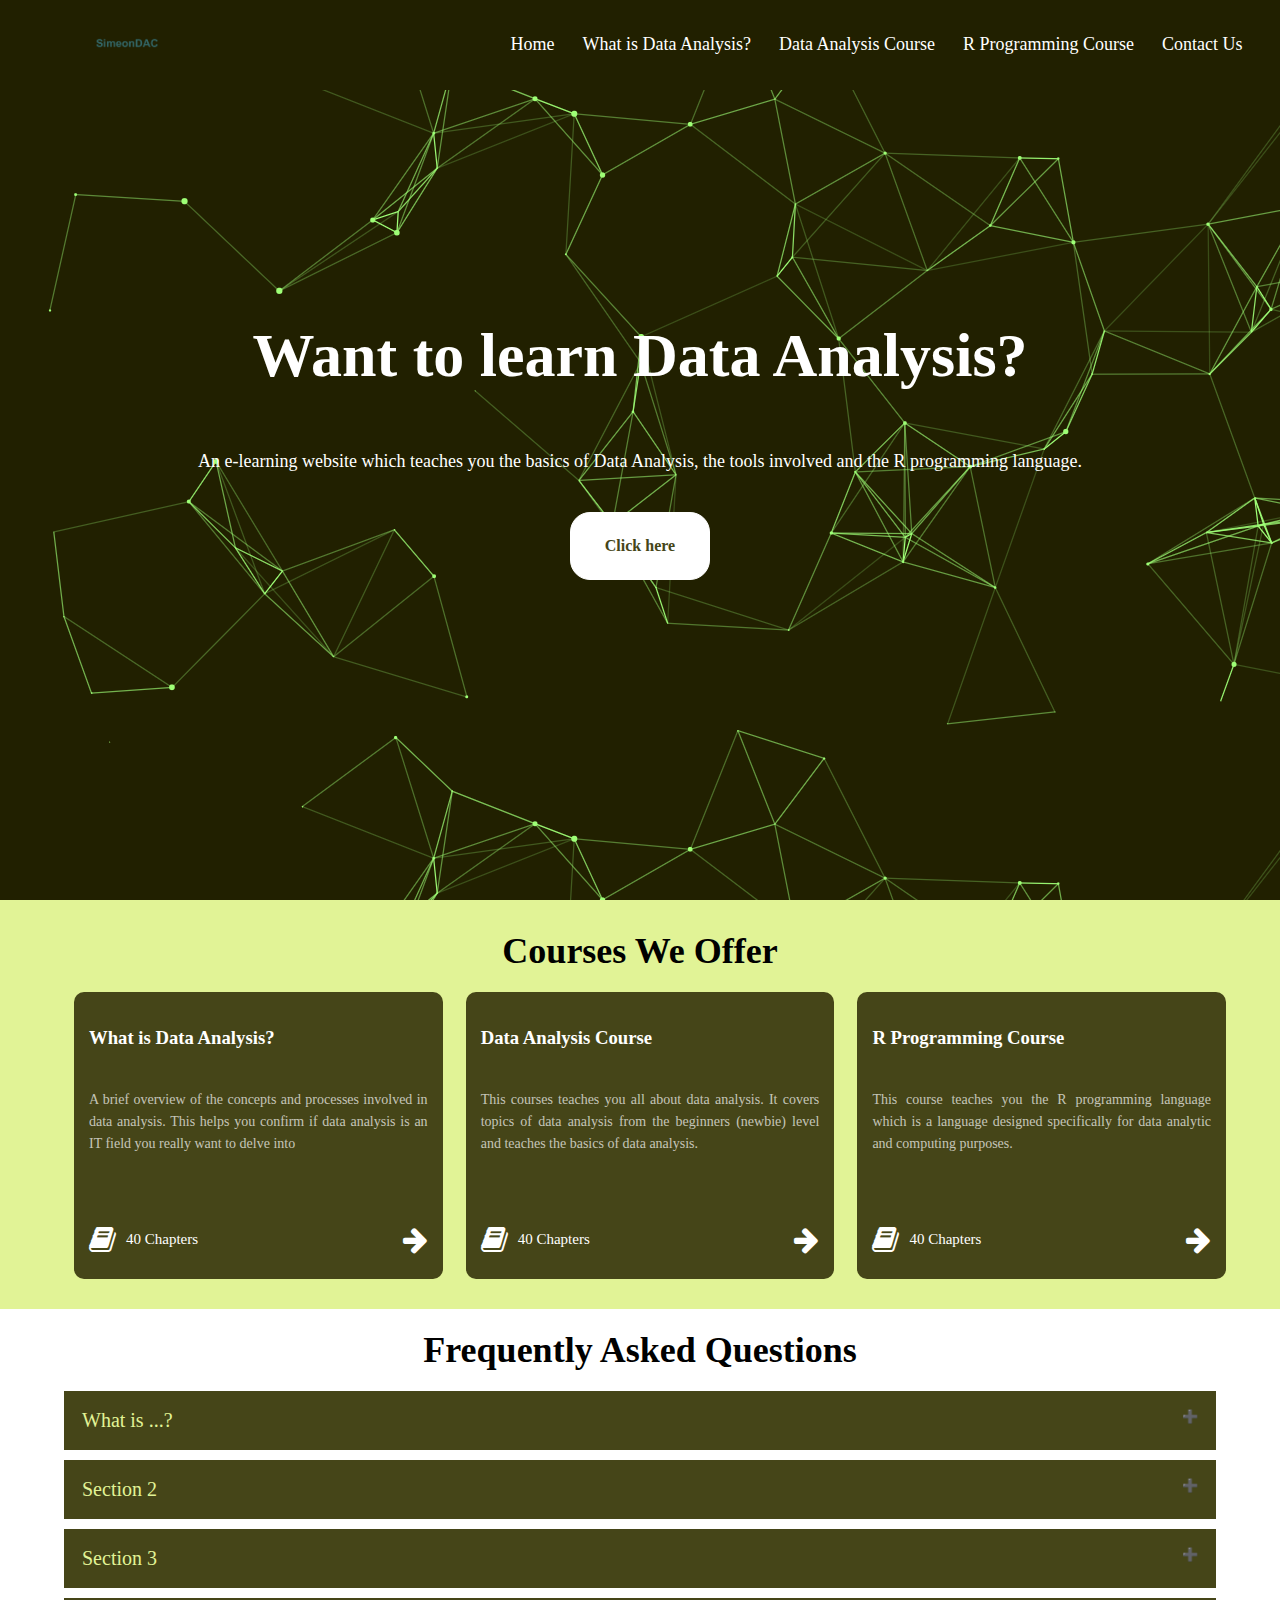
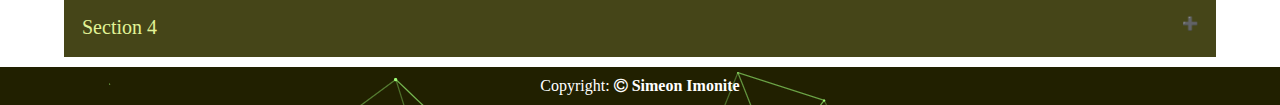
<file: index.html>
<!DOCTYPE html>
<html lang="en">
    <head>
        <meta charset="UTF-8">
        <meta name="viewport" content="width=device-width, initial-scale=1.0">
        <title>Simeon's Data Analysis Hub - Home</title>
        <link type="text/css" rel="stylesheet" href="style.css">
        <link type="text/css" rel="stylesheet" href="css/font-awesome.css">
    </head>
    <body>
        <section class="header">
            <nav>
                <a href="#"><img src="logo.png" width="100px" alt="Logo"></a>
                <div class="navlinks" id="navlinks">
                    <i class="fa fa-times" onclick="hideMenu()"></i>
                    <ul>
                        <li><a href="">Home</a></li>
                        <li><a href="/wida">What is Data Analysis?</a></li>
                        <li><a href="/dac">Data Analysis Course</a></li>
                        <li><a href="/r-prog/">R Programming Course</a></li>
                        <li><a href="">Contact Us</a></li>
                    </ul>
                </div>
                <i class="fa fa-bars" onclick="showMenu()"></i>
            </nav>

            <div class="text-box">
                <h1>Want to learn Data Analysis?</h1>
                <p>An e-learning website which teaches you the basics of Data Analysis, the tools involved and the R programming language.</p>
                <a href="#main" class="enter-btn">Click here</a>
            </div>
        </section>

        <main id="main">
        <!---Courses Section-->
        <section class="courses">
            <h1>Courses We Offer</h1>

            <div class="slider">
                <div class="courses-col" id="slide-1">
                    <h3>What is Data Analysis?</h3>
                    <p>A brief overview of the concepts and processes involved in data analysis. This helps you confirm if data analysis is an IT field you really want to delve into</p>
                    <div class="course-info">
                        <div class="course-detail">
                            <i class="fa fa-book"></i> <span>40 Chapters</span>
                        </div>
                        <div><a href="/wida/"><i class="fa fa-arrow-right"></i></a></div>
                    </div>
                </div>
                <div class="courses-col" id="slide-2">
                    <h3>Data Analysis Course</h3>
                    <p>This courses teaches you all about data analysis. 
                        It covers topics of data analysis from the beginners (newbie) level and teaches the basics of data analysis.</p>
                    <div class="course-info">
                        <div class="course-detail">
                            <i class="fa fa-book"></i> <span>40 Chapters</span>
                        </div>
                        <div><a href="/dac/"><i class="fa fa-arrow-right"></i></a></div>
                    </div>
                
                </div>
                <div class="courses-col" id="slide-3">
                    <h3>R Programming Course</h3>
                        <p>This course teaches you the R programming language which is a language designed specifically for data analytic and computing purposes.</p>
                    <div class="course-info">
                        <div class="course-detail">
                            <i class="fa fa-book"></i> <span>40 Chapters</span>
                        </div>
                        <div><a href="/r-prog/"><i class="fa fa-arrow-right"></i></a></div>
                    </div>
                </div>
            </div>
        </section>
        </main>
        
        <section class="faq">
            <h1>Frequently Asked Questions</h1>

            <button class="accordion">What is ...?</button>
            <div class="panel">
            <p>Lorem ipsum dolor sit amet consectetur adipisicing elit. Nulla distinctio architecto deleniti reiciendis inventore! Saepe voluptatum totam, commodi quisquam labore illum odio corrupti est in, dolorum vero temporibus laborum repudiandae.</p>
            </div>

            <button class="accordion">Section 2</button>
            <div class="panel">
            <p>Lorem ipsum dolor sit amet consectetur adipisicing elit. Ipsum error harum laudantium ad eos omnis qui iusto ducimus reiciendis nisi in aperiam praesentium perspiciatis veritatis vel aut, deserunt, alias excepturi.</p>
            </div>

            <button class="accordion">Section 3</button>
            <div class="panel">
            <p>Lorem ipsum dolor sit, amet consectetur adipisicing elit. Expedita laudantium officiis mollitia. Vel officia debitis laudantium non deleniti quisquam, labore nisi quam tenetur iste quo culpa. Molestias dignissimos cumque tempora!</p>
            </div>

            <button class="accordion">Section 4</button>
            <div class="panel">
            <p>Lorem ipsum dolor sit, amet consectetur adipisicing elit. Expedita laudantium officiis mollitia. Vel officia debitis laudantium non deleniti quisquam, labore nisi quam tenetur iste quo culpa. Molestias dignissimos cumque tempora!</p>
            </div>
        </section>
        <footer>
           Copyright: <i class="fa fa-copyright"></i> <B>Simeon Imonite</B>
        </footer>

        <script type="text/javascript" src="/script.js"></script>
    </body>
</html>
</file>
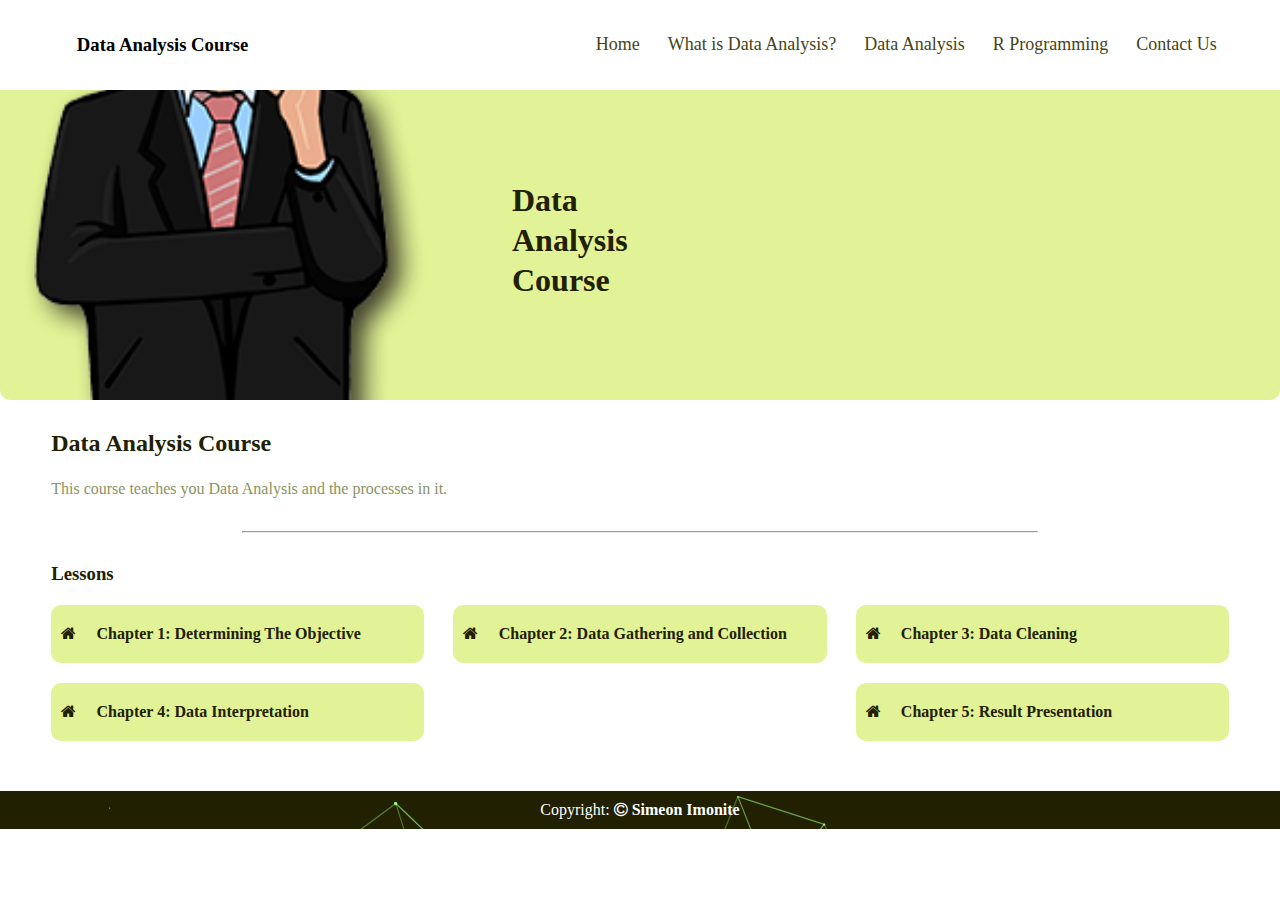
<file: dac/index.html>
<!DOCTYPE html>
<html lang="en">
<head>
    <meta charset="UTF-8">
    <meta http-equiv="X-UA-Compatible" content="IE=edge">
    <meta name="viewport" content="width=device-width, initial-scale=1.0">
    <link rel="stylesheet" href="../css/font-awesome.css">
    <link rel="stylesheet" href="r-prog.css" type="text/css">
    <title>SimeonDAC - Data Analysis Course</title>
</head>
<body>
   <header>
    <nav>
        <a href="/"><i class="fa fa-arrow-left"></i></a><h3>Data Analysis Course</h3>
        <div class="navlinks" id="navlinks">
            <i class="fa fa-times" onclick="hideMenu()"></i>
            <ul>
                <li><a href="/">Home</a></li>
                <li><a href="/wida">What is Data Analysis?</a></li>
                <li><a href="/dac">Data Analysis</a></li>
                <li><a href="/r-prog/">R Programming</a></li>
                <li><a href="">Contact Us</a></li>
            </ul>
        </div>
        <i class="fa fa-bars" onclick="showMenu()"></i>
    </nav>
        <div class="head">
        <div class="left">
        </div>
        <div class="right">
            Data<br>Analysis<br>Course
        </div>
        </div>
   </header>
   <section class="intro">
        <h2>Data Analysis Course</h2>
        <p>
            This course teaches you Data Analysis and the processes in it.
        </p>
   </section>
   <hr>
   <section class="lessons">
        <h3>Lessons</h3>
        <div class="chapters">
            <div class="chapter">
                <div class="c-left">
                    <i class="fa fa-home"></i>
                </div>
                <div class="c-right">
                    <a href="ch01.html">Chapter 1: Determining The Objective</a>
                </div>
            </div>
            <div class="chapter">
                <div class="c-left">
                    <i class="fa fa-home"></i>
                </div>
                <div class="c-right">
                    <a href="ch02.html">Chapter 2: Data Gathering and Collection</a>
                </div>
            </div>
            <div class="chapter">
                <div class="c-left">
                    <i class="fa fa-home"></i>
                </div>
                <div class="c-right">
                   <a href="ch03.html">Chapter 3: Data Cleaning</a>
                </div>
            </div>
            <div class="chapter">
                <div class="c-left">
                    <i class="fa fa-home"></i>
                </div>
                <div class="c-right">
                    <a href="ch04.html">Chapter 4: Data Interpretation</a> 
                </div>
            </div>
            <div class="chapter">
                <div class="c-left">
                    <i class="fa fa-home"></i>
                </div>
                <div class="c-right">
                    <a href="ch05.html">Chapter 5: Result Presentation</a>
                </div>
            </div>      
        </div>
    </section>
    <footer>
        Copyright: <i class="fa fa-copyright"></i> <B>Simeon Imonite</B>
     </footer>
     <script type="text/javascript" src="/script.js"></script>
</body>
</html>
</file>
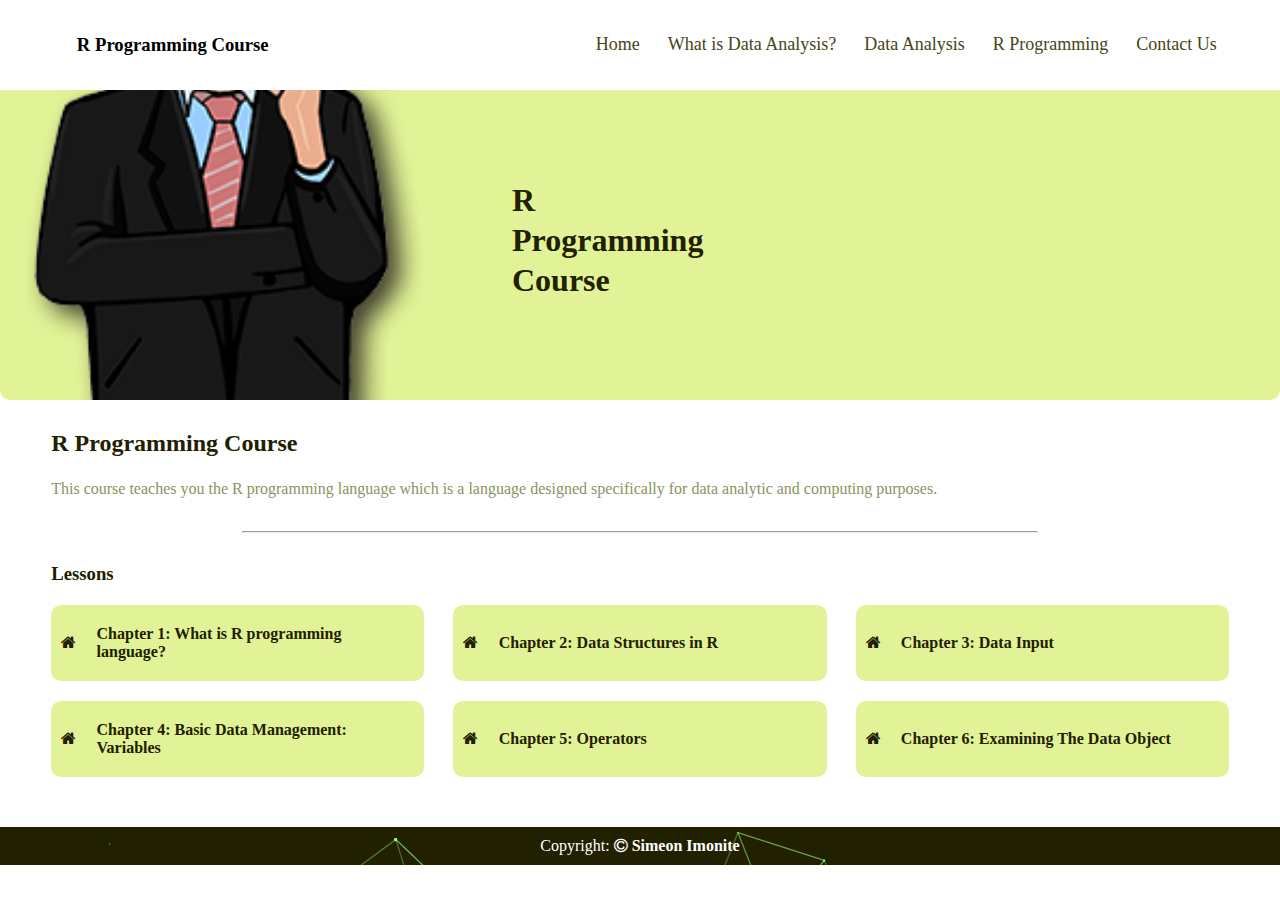
<file: r-prog/index.html>
<!DOCTYPE html>
<html lang="en">
<head>
    <meta charset="UTF-8">
    <meta http-equiv="X-UA-Compatible" content="IE=edge">
    <meta name="viewport" content="width=device-width, initial-scale=1.0">
    <link rel="stylesheet" href="../css/font-awesome.css">
    <link rel="stylesheet" href="r-prog.css" type="text/css">
    <title>SimeonDAC - R Programming Course</title>
</head>
<body>
   <header>
    <nav>
        <a href="/"><i class="fa fa-arrow-left"></i></a><h3>R Programming Course</h3>
        <div class="navlinks" id="navlinks">
            <i class="fa fa-times" onclick="hideMenu()"></i>
            <ul>
                <li><a href="/">Home</a></li>
                <li><a href="/wida">What is Data Analysis?</a></li>
                <li><a href="/dac">Data Analysis</a></li>
                <li><a href="/r-prog/">R Programming</a></li>
                <li><a href="">Contact Us</a></li>
            </ul>
        </div>
        <i class="fa fa-bars" onclick="showMenu()"></i>
    </nav>
        <div class="head">
        <div class="left">
        </div>
        <div class="right">
            R<br>Programming<br>Course
        </div>
        </div>
   </header>
   <section class="intro">
        <h2>R Programming Course</h2>
        <p>
            This course teaches you the R programming language which is a language designed specifically for data analytic and computing purposes.
        </p>
   </section>
   <hr>
   <section class="lessons">
        <h3>Lessons</h3>
        <div class="chapters">
            <div class="chapter">
                <div class="c-left">
                    <i class="fa fa-home"></i>
                </div>
                <div class="c-right">
                    <a href="ch01.html">Chapter 1: What is R programming language?</a>
                </div>
            </div>
            <div class="chapter">
                <div class="c-left">
                    <i class="fa fa-home"></i>
                </div>
                <div class="c-right">
                    <a href="ch02.html">Chapter 2: Data Structures in R</a>
                </div>
            </div>
            <div class="chapter">
                <div class="c-left">
                    <i class="fa fa-home"></i>
                </div>
                <div class="c-right">
                   <a href="ch03.html">Chapter 3: Data Input</a>
                </div>
            </div>
            <div class="chapter">
                <div class="c-left">
                    <i class="fa fa-home"></i>
                </div>
                <div class="c-right">
                    <a href="ch04.html">Chapter 4: Basic Data Management: Variables</a> 
                </div>
            </div>
            <div class="chapter">
                <div class="c-left">
                    <i class="fa fa-home"></i>
                </div>
                <div class="c-right">
                    <a href="ch05.html">Chapter 5: Operators</a>
                </div>
            </div>
            <div class="chapter">
                <div class="c-left">
                    <i class="fa fa-home"></i>
                </div>
                <div class="c-right">
                   <a href="ch06.html">Chapter 6: Examining The Data Object</a>
                </div>
            </div>        
        </div>
    </section>
    <footer>
        Copyright: <i class="fa fa-copyright"></i> <B>Simeon Imonite</B>
     </footer>
     <script type="text/javascript" src="/script.js"></script>
</body>
</html>
</file>
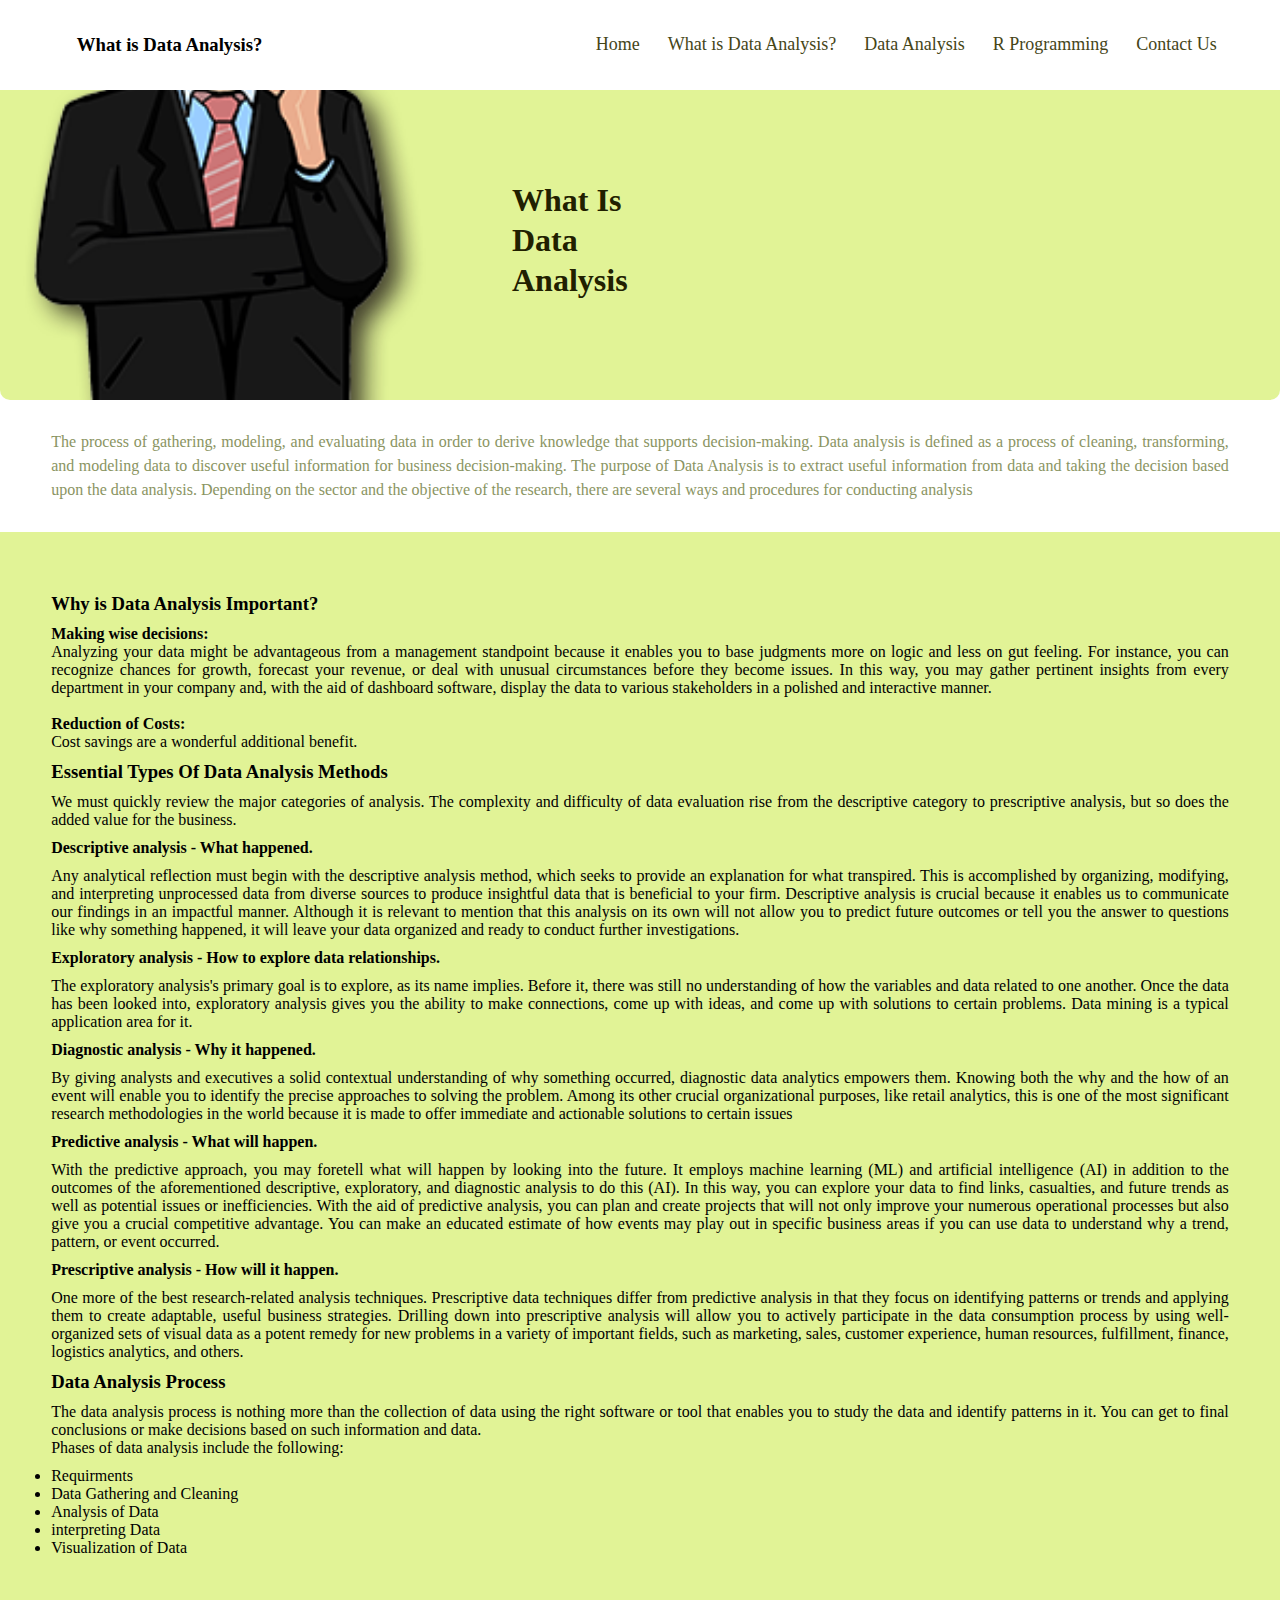
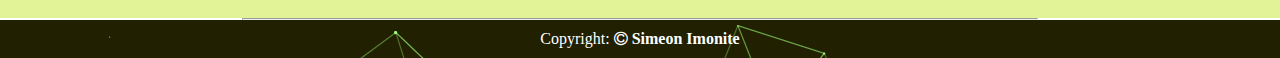
<file: wida/index.html>
<!DOCTYPE html>
<html lang="en">
<head>
    <meta charset="UTF-8">
    <meta http-equiv="X-UA-Compatible" content="IE=edge">
    <meta name="viewport" content="width=device-width, initial-scale=1.0">
    <link rel="stylesheet" href="../css/font-awesome.css">
    <link rel="stylesheet" href="r-prog.css" type="text/css">
    <title>SimeonDAC - R Programming Course</title>
</head>
<body>
   <header>
    <nav>
        <a href="/"><i class="fa fa-arrow-left"></i></a><h3>What is Data Analysis?</h3>
        <div class="navlinks" id="navlinks">
            <i class="fa fa-times" onclick="hideMenu()"></i>
            <ul>
                <li><a href="/">Home</a></li>
                <li><a href="/wida">What is Data Analysis?</a></li>
                <li><a href="/dac">Data Analysis</a></li>
                <li><a href="/r-prog/">R Programming</a></li>
                <li><a href="">Contact Us</a></li>
            </ul>
        </div>
        <i class="fa fa-bars" onclick="showMenu()"></i>
    </nav>
        <div class="head">
        <div class="left">
        </div>
        <div class="right">
            What Is <br>Data<br>Analysis
        </div>
        </div>
   </header>
   <section class="intro">
        <p>
            The process of gathering, modeling, and evaluating data in order to derive knowledge that supports decision-making. Data analysis is defined as a process of cleaning, transforming, and modeling data to discover useful information for business decision-making. The purpose of Data Analysis is to extract useful information from data and taking the decision based upon the data analysis. Depending on the sector and the objective of the research, there are several ways and procedures for conducting analysis
        </p>
   </section>
   <main>
    <h3>Why is Data Analysis Important?</h3>
    <p><b>Making wise decisions:</b> <br>
        Analyzing your data might be advantageous from a management standpoint because it enables you to base judgments more on logic and less on gut feeling. For instance, you can recognize chances for growth, forecast your revenue, or deal with unusual circumstances before they become issues. In this way, you may gather pertinent insights from every department in your company and, with the aid of dashboard software, display the data to various stakeholders in a polished and interactive manner.
        <br><br>
        <b>Reduction of Costs:</b> <br>
        Cost savings are a wonderful additional benefit.
    </p>

    <h3>Essential Types Of Data Analysis Methods</h3>
    <p>
        We must quickly review the major categories of analysis. The complexity and difficulty of data evaluation rise from the descriptive category to prescriptive analysis, but so does the added value for the business.
        <dl><dt>Descriptive analysis - What happened.
            <dd>Any analytical reflection must begin with the descriptive analysis method, which seeks to provide an explanation for what transpired. This is accomplished by organizing, modifying, and interpreting unprocessed data from diverse sources to produce insightful data that is beneficial to your firm.

                Descriptive analysis is crucial because it enables us to communicate our findings in an impactful manner. Although it is relevant to mention that this analysis on its own will not allow you to predict future outcomes or tell you the answer to questions like why something happened, it will leave your data organized and ready to conduct further investigations.
                </dd>
        </dt>
        <dt>Exploratory analysis - How to explore data relationships.
            <dd>The exploratory analysis's primary goal is to explore, as its name implies. Before it, there was still no understanding of how the variables and data related to one another. Once the data has been looked into, exploratory analysis gives you the ability to make connections, come up with ideas, and come up with solutions to certain problems. Data mining is a typical application area for it.</dd>
        </dt>
        <dt>Diagnostic analysis - Why it happened.
            <dd>By giving analysts and executives a solid contextual understanding of why something occurred, diagnostic data analytics empowers them. Knowing both the why and the how of an event will enable you to identify the precise approaches to solving the problem.

                Among its other crucial organizational purposes, like retail analytics, this is one of the most significant research methodologies in the world because it is made to offer immediate and actionable solutions to certain issues
                </dd>
        </dt>
        <dt>Predictive analysis - What will happen.
            <dd>With the predictive approach, you may foretell what will happen by looking into the future. It employs machine learning (ML) and artificial intelligence (AI) in addition to the outcomes of the aforementioned descriptive, exploratory, and diagnostic analysis to do this (AI). In this way, you can explore your data to find links, casualties, and future trends as well as potential issues or inefficiencies.

                With the aid of predictive analysis, you can plan and create projects that will not only improve your numerous operational processes but also give you a crucial competitive advantage. You can make an educated estimate of how events may play out in specific business areas if you can use data to understand why a trend, pattern, or event occurred.
                </dd>
        </dt>
        <dt>Prescriptive analysis - How will it happen.
            <dd>One more of the best research-related analysis techniques. Prescriptive data techniques differ from predictive analysis in that they focus on identifying patterns or trends and applying them to create adaptable, useful business strategies.

                Drilling down into prescriptive analysis will allow you to actively participate in the data consumption process by using well-organized sets of visual data as a potent remedy for new problems in a variety of important fields, such as marketing, sales, customer experience, human resources, fulfillment, finance, logistics analytics, and others.
                </dd>
        </dt>
    </dl>
    </p>
    <h3>Data Analysis Process</h3>
    <p>
        The data analysis process is nothing more than the collection of data using the right software or tool that enables you to study the data and identify patterns in it. You can get to final conclusions or make decisions based on such information and data.
<br>Phases of data analysis include the following:
        <li>Requirments</li>
        <li>Data Gathering and Cleaning</li>
        <li>Analysis of Data</li>
        <li>interpreting Data</li>
        <li>Visualization of Data</li>
    </p>
   </main>
   <hr>
   
    <footer>
        Copyright: <i class="fa fa-copyright"></i> <B>Simeon Imonite</B>
     </footer>
     <script type="text/javascript" src="/script.js"></script>
</body>
</html>
</file>
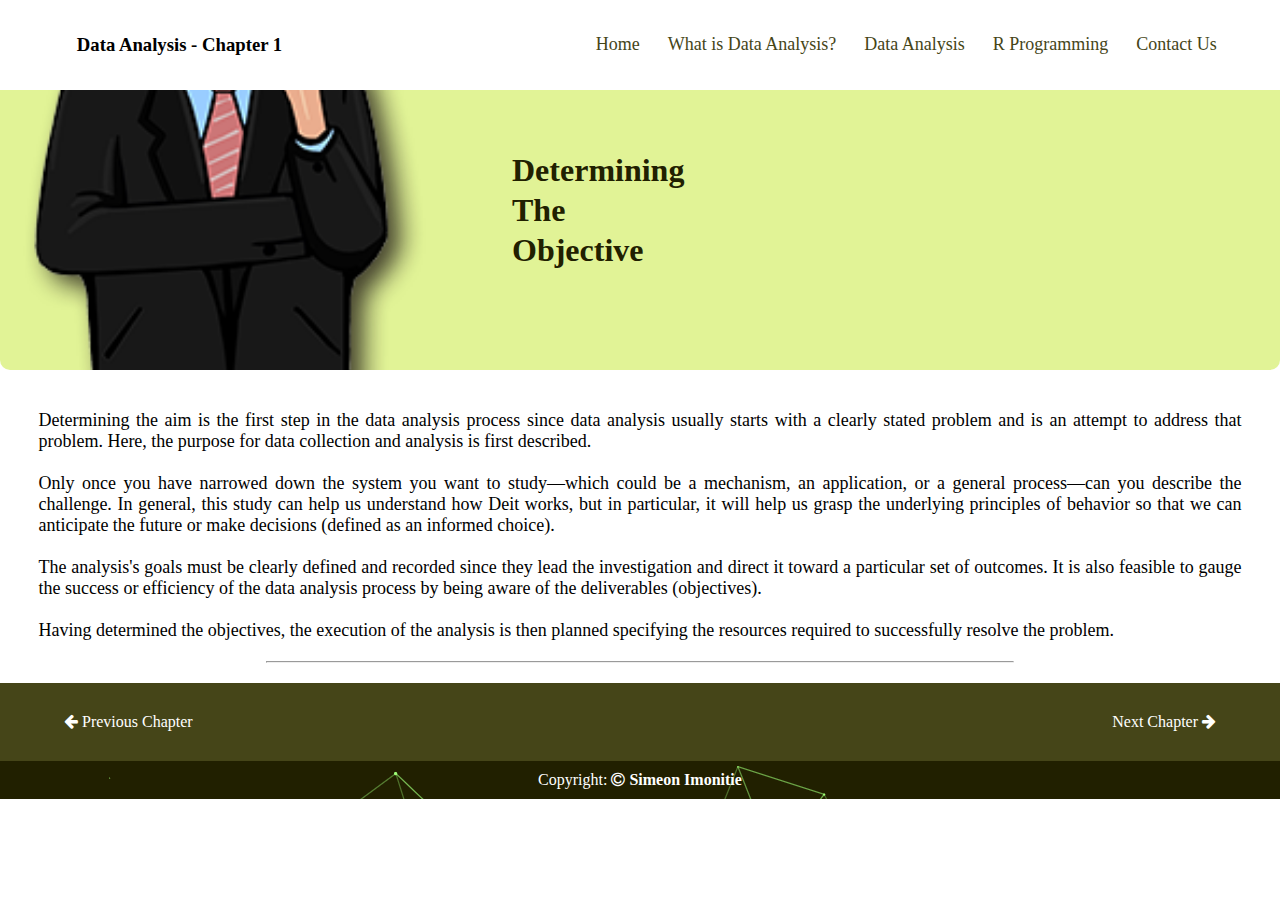
<file: dac/ch01.html>
<!DOCTYPE html>
<html lang="en">
<head>
    <meta charset="UTF-8">
    <meta http-equiv="X-UA-Compatible" content="IE=edge">
    <meta name="viewport" content="width=device-width, initial-scale=1.0">
    <link rel="stylesheet" href="../css/font-awesome.css">
    <link rel="stylesheet" href="chapters.css" type="text/css">
    
    <title>SimeonDAC - R Programming Course</title>
</head>
<body>
   <header>
    <nav>
        <a href="/dac/"><i class="fa fa-arrow-left"></i></a>
        <h3>Data Analysis - Chapter 1</h3>
        <div class="navlinks" id="navlinks">
            <i class="fa fa-times" onclick="hideMenu()"></i>
            <ul>
                <li><a href="/">Home</a></li>
                <li><a href="/wida/">What is Data Analysis?</a></li>
                <li><a href="/dac/">Data Analysis</a></li>
                <li><a href="/r-prog/">R Programming</a></li>
                <li><a href="">Contact Us</a></li>
            </ul>
        </div>
        <i class="fa fa-bars" onclick="showMenu()"></i>
    </nav>
        <div class="head">
        <div class="left">W
        </div>
        <div class="right">
            Determining <br> The <br>Objective
        </div>
        </div>
   </header>
   <main>
        <p> 
            Determining the aim is the first step in the data analysis process since data analysis usually starts with a clearly stated problem and is an attempt to address that problem. Here, the purpose for data collection and analysis is first described.
            <br><br>
            Only once you have narrowed down the system you want to study—which could be a mechanism, an application, or a general process—can you describe the challenge. In general, this study can help us understand how Deit works, but in particular, it will help us grasp the underlying principles of behavior so that we can anticipate the future or make decisions (defined as an informed choice).
            <br><br>
            The analysis's goals must be clearly defined and recorded since they lead the investigation and direct it toward a particular set of outcomes. It is also feasible to gauge the success or efficiency of the data analysis process by being aware of the deliverables (objectives).
            <br><br>
            Having determined the objectives, the execution of the analysis is then planned specifying the resources required to successfully resolve the problem. 
            
        </p>
        <hr>
   </main>
   <div class="directions">
        <div class="previous">
            <a href=""><i class="fa fa-arrow-left"></i>  Previous Chapter</a>
        </div>
        <div class="next">
            <a href="ch02.html">Next Chapter  <i class="fa fa-arrow-right"></i></a>
        </div>
   </div>
    <footer>
        Copyright: <i class="fa fa-copyright"></i> <B>Simeon Imonitie</B>
     </footer>
     <script type="text/javascript" src="/script.js"></script>
</body>
</html>
</file>
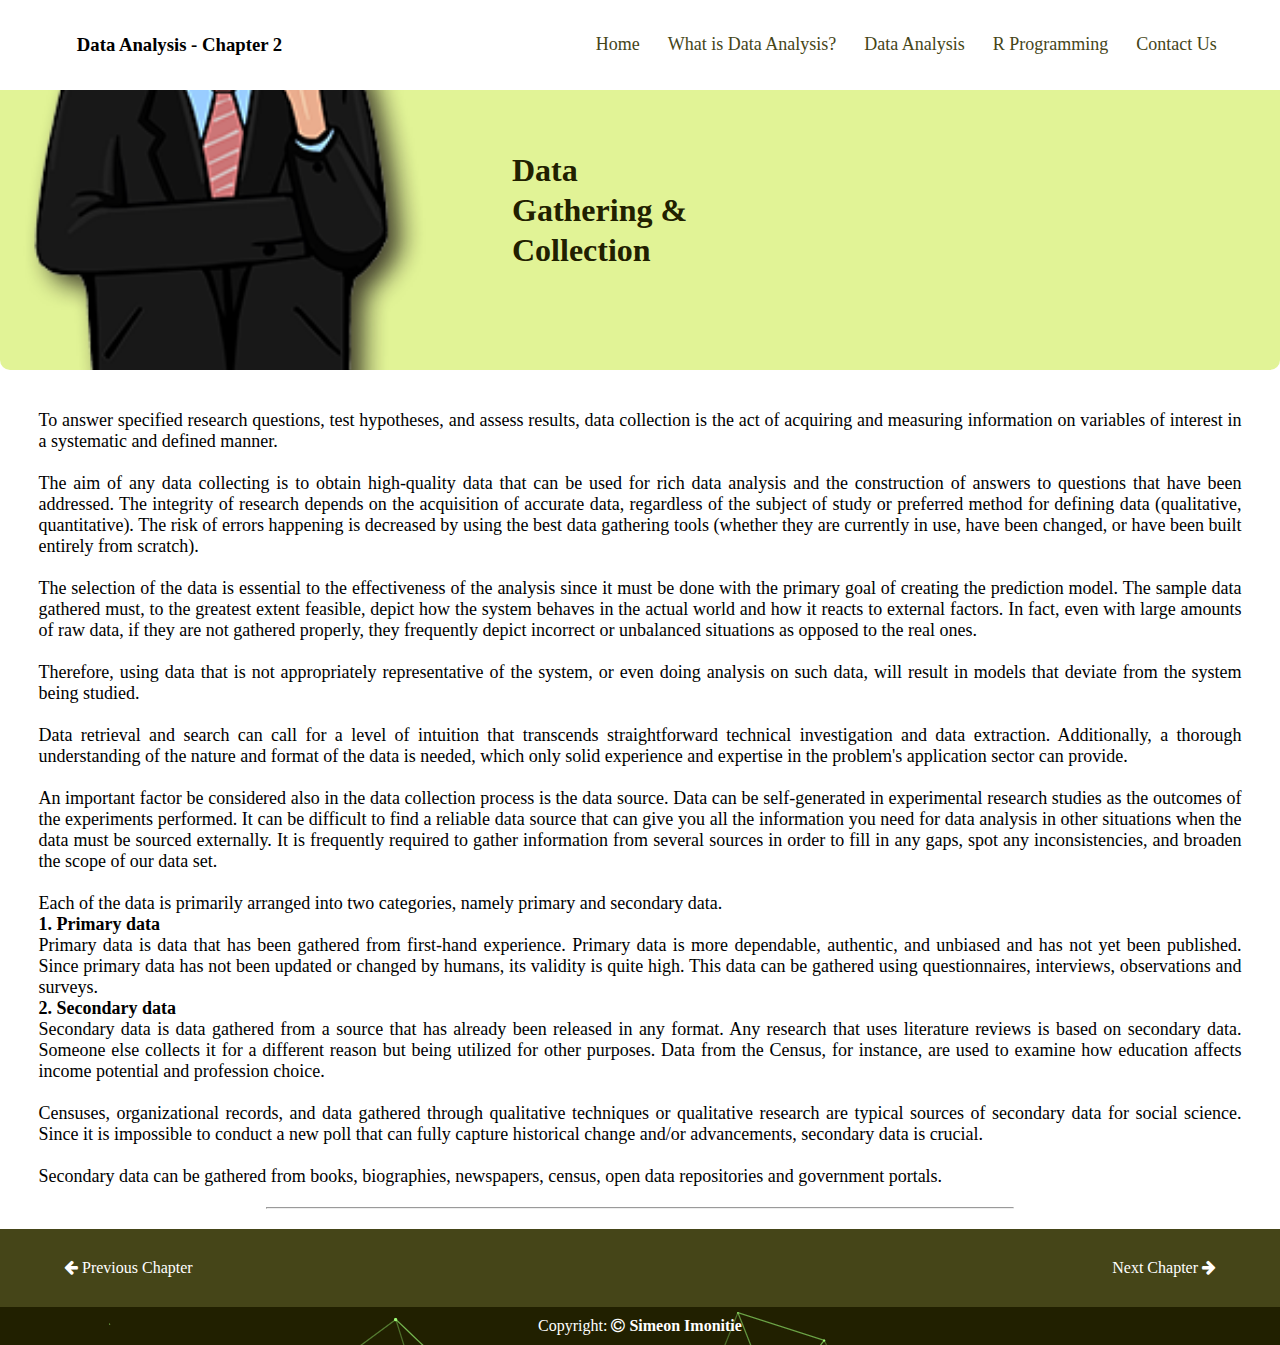
<file: dac/ch02.html>
<!DOCTYPE html>
<html lang="en">
<head>
    <meta charset="UTF-8">
    <meta http-equiv="X-UA-Compatible" content="IE=edge">
    <meta name="viewport" content="width=device-width, initial-scale=1.0">
    <link rel="stylesheet" href="../css/font-awesome.css">
    <link rel="stylesheet" href="chapters.css" type="text/css">
    
    <title>SimeonDAC - R Programming Course</title>
</head>
<body>
   <header>
    <nav>
        <a href="/dac/"><i class="fa fa-arrow-left"></i></a>
        <h3>Data Analysis - Chapter 2</h3>
        <div class="navlinks" id="navlinks">
            <i class="fa fa-times" onclick="hideMenu()"></i>
            <ul>
                <li><a href="/">Home</a></li>
                <li><a href="/wida/">What is Data Analysis?</a></li>
                <li><a href="/dac/">Data Analysis</a></li>
                <li><a href="/r-prog/">R Programming</a></li>
                <li><a href="">Contact Us</a></li>
            </ul>
        </div>
        <i class="fa fa-bars" onclick="showMenu()"></i>
    </nav>
        <div class="head">
        <div class="left">W
        </div>
        <div class="right">
            Data<br>Gathering &<br>Collection
        </div>
        </div>
   </header>
   <main>
        <p> 
            To answer specified research questions, test hypotheses, and assess results, data collection is the act of acquiring and measuring information on variables of interest in a systematic and defined manner.
            <br><br>
            The aim of any data collecting is to obtain high-quality data that can be used for rich data analysis and the construction of answers to questions that have been addressed. The integrity of research depends on the acquisition of accurate data, regardless of the subject of study or preferred method for defining data (qualitative, quantitative). The risk of errors happening is decreased by using the best data gathering tools (whether they are currently in use, have been changed, or have been built entirely from scratch).
            <br><br>
            The selection of the data is essential to the effectiveness of the analysis since it must be done with the primary goal of creating the prediction model. The sample data gathered must, to the greatest extent feasible, depict how the system behaves in the actual world and how it reacts to external factors. In fact, even with large amounts of raw data, if they are not gathered properly, they frequently depict incorrect or unbalanced situations as opposed to the real ones.
            <br><br>
            Therefore, using data that is not appropriately representative of the system, or even doing analysis on such data, will result in models that deviate from the system being studied.
            <br><br>
            Data retrieval and search can call for a level of intuition that transcends straightforward technical investigation and data extraction. Additionally, a thorough understanding of the nature and format of the data is needed, which only solid experience and expertise in the problem's application sector can provide.
            <br><br>
            An important factor be considered also in the data collection process is the data source. Data can be self-generated in experimental research studies as the outcomes of the experiments performed. It can be difficult to find a reliable data source that can give you all the information you need for data analysis in other situations when the data must be sourced externally. It is frequently required to gather information from several sources in order to fill in any gaps, spot any inconsistencies, and broaden the scope of our data set.
            <br><br>
            Each of the data is primarily arranged into two categories, namely primary and secondary data. <br> 
            <b>1. Primary data</b> <br>
Primary data is data that has been gathered from first-hand experience. Primary data is more dependable, authentic, and unbiased and has not yet been published. Since primary data has not been updated or changed by humans, its validity is quite high. This data can be gathered using questionnaires, interviews, observations and surveys. <br>

<b>2. Secondary data</b> <br>
Secondary data is data gathered from a source that has already been released in any format. Any research that uses literature reviews is based on secondary data. Someone else collects it for a different reason but being utilized for other purposes. Data from the Census, for instance, are used to examine how education affects income potential and profession choice.
<br><br>
Censuses, organizational records, and data gathered through qualitative techniques or qualitative research are typical sources of secondary data for social science. Since it is impossible to conduct a new poll that can fully capture historical change and/or advancements, secondary data is crucial. 
<br><br>
Secondary data can be gathered from books, biographies, newspapers, census, open data repositories and government portals.
           
        </p>
        <hr>
   </main>
   <div class="directions">
        <div class="previous">
            <a href="ch01.html"><i class="fa fa-arrow-left"></i>  Previous Chapter</a>
        </div>
        <div class="next">
            <a href="ch03.html">Next Chapter  <i class="fa fa-arrow-right"></i></a>
        </div>
   </div>
    <footer>
        Copyright: <i class="fa fa-copyright"></i> <B>Simeon Imonitie</B>
     </footer>
     <script type="text/javascript" src="/script.js"></script>
</body>
</html>
</file>
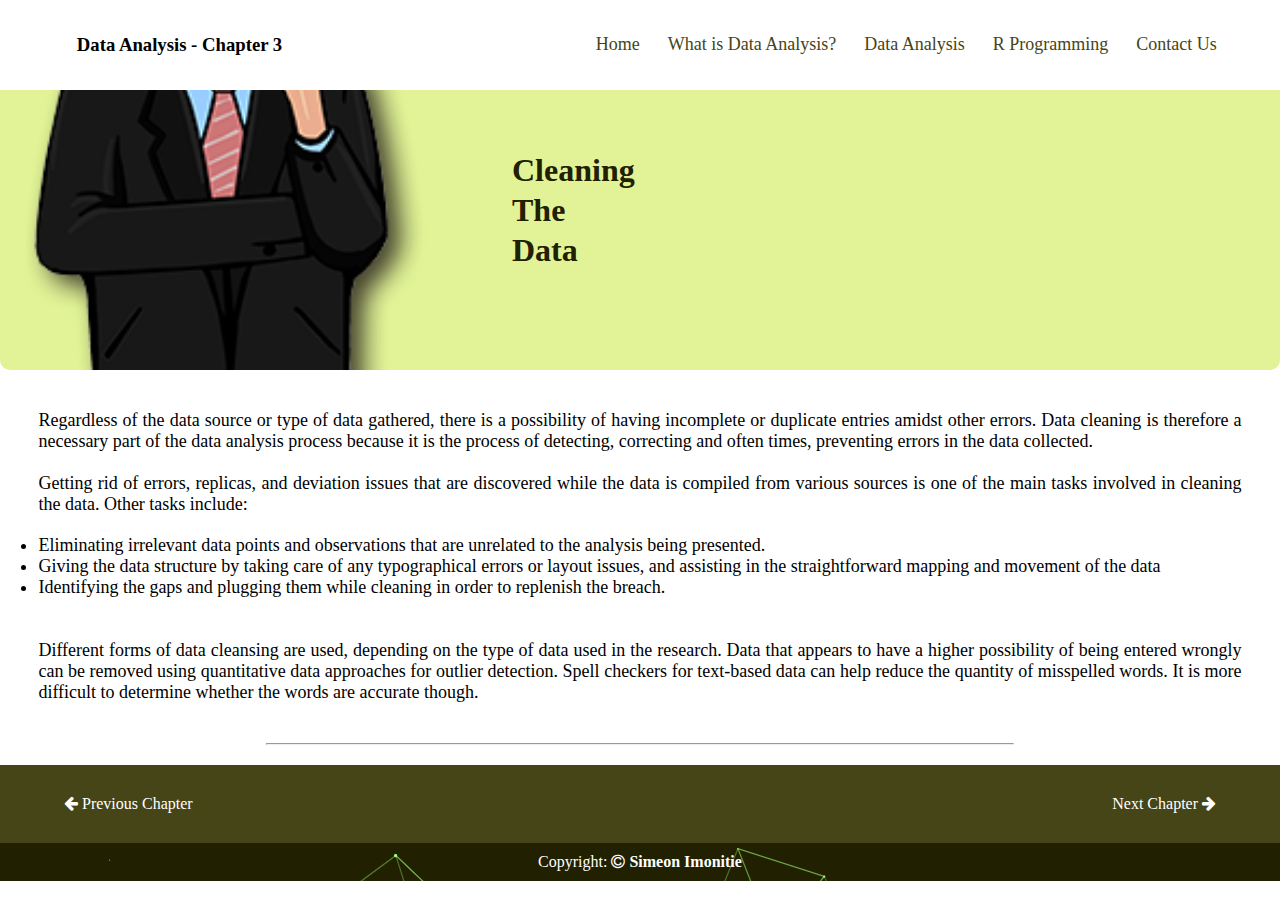
<file: dac/ch03.html>
<!DOCTYPE html>
<html lang="en">
<head>
    <meta charset="UTF-8">
    <meta http-equiv="X-UA-Compatible" content="IE=edge">
    <meta name="viewport" content="width=device-width, initial-scale=1.0">
    <link rel="stylesheet" href="../css/font-awesome.css">
    <link rel="stylesheet" href="chapters.css" type="text/css">
    
    <title>SimeonDAC - R Programming Course</title>
</head>
<body>
   <header>
    <nav>
        <a href="/dac/"><i class="fa fa-arrow-left"></i></a>
        <h3>Data Analysis - Chapter 3</h3>
        <div class="navlinks" id="navlinks">
            <i class="fa fa-times" onclick="hideMenu()"></i>
            <ul>
                <li><a href="/">Home</a></li>
                <li><a href="/wida/">What is Data Analysis?</a></li>
                <li><a href="/dac/">Data Analysis</a></li>
                <li><a href="/r-prog/">R Programming</a></li>
                <li><a href="">Contact Us</a></li>
            </ul>
        </div>
        <i class="fa fa-bars" onclick="showMenu()"></i>
    </nav>
        <div class="head">
        <div class="left">W
        </div>
        <div class="right">
            Cleaning <br> The <br>Data
        </div>
        </div>
   </header>
   <main>
        <p> 
            Regardless of the data source or type of data gathered, there is a possibility of having incomplete or duplicate entries amidst other errors. Data cleaning is therefore a necessary part of the data analysis process because it is the process of detecting, correcting and often times, preventing errors in the data collected.
            <br><br>
            Getting rid of errors, replicas, and deviation issues that are discovered while the data is compiled from various sources is one of the main tasks involved in cleaning the data.  Other tasks include:
<li>Eliminating irrelevant data points and observations that are unrelated to the analysis being presented. </li>
<li>Giving the data structure by taking care of any typographical errors or layout issues, and assisting in the straightforward mapping and movement of the data </li>
<li>Identifying the gaps and plugging them while cleaning in order to replenish the breach. </li>

            <br><br>
            Different forms of data cleansing are used, depending on the type of data used in the research. Data that appears to have a higher possibility of being entered wrongly can be removed using quantitative data approaches for outlier detection. Spell checkers for text-based data can help reduce the quantity of misspelled words. It is more difficult to determine whether the words are accurate though.  
            
        </p>
        <hr>
   </main>
   <div class="directions">
        <div class="previous">
            <a href="ch02.html"><i class="fa fa-arrow-left"></i>  Previous Chapter</a>
        </div>
        <div class="next">
            <a href="ch04.html">Next Chapter  <i class="fa fa-arrow-right"></i></a>
        </div>
   </div>
    <footer>
        Copyright: <i class="fa fa-copyright"></i> <B>Simeon Imonitie</B>
     </footer>
     <script type="text/javascript" src="/script.js"></script>
</body>
</html>
</file>
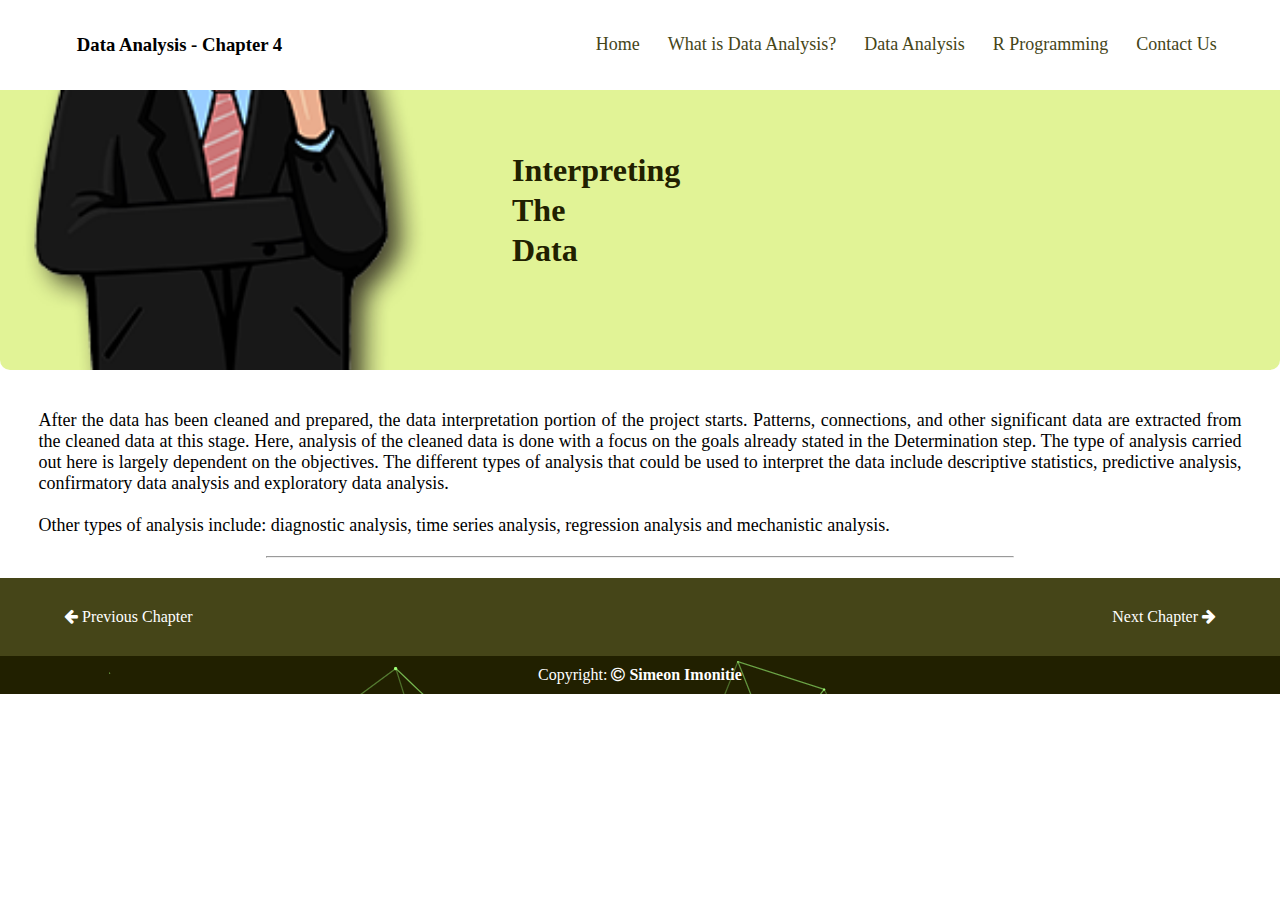
<file: dac/ch04.html>
<!DOCTYPE html>
<html lang="en">
<head>
    <meta charset="UTF-8">
    <meta http-equiv="X-UA-Compatible" content="IE=edge">
    <meta name="viewport" content="width=device-width, initial-scale=1.0">
    <link rel="stylesheet" href="../css/font-awesome.css">
    <link rel="stylesheet" href="chapters.css" type="text/css">
    
    <title>SimeonDAC - R Programming Course</title>
</head>
<body>
   <header>
    <nav>
        <a href="/dac/"><i class="fa fa-arrow-left"></i></a>
        <h3>Data Analysis - Chapter 4</h3>
        <div class="navlinks" id="navlinks">
            <i class="fa fa-times" onclick="hideMenu()"></i>
            <ul>
                <li><a href="/">Home</a></li>
                <li><a href="/wida/">What is Data Analysis?</a></li>
                <li><a href="/dac/">Data Analysis</a></li>
                <li><a href="/r-prog/">R Programming</a></li>
                <li><a href="">Contact Us</a></li>
            </ul>
        </div>
        <i class="fa fa-bars" onclick="showMenu()"></i>
    </nav>
        <div class="head">
        <div class="left">W
        </div>
        <div class="right">
            Interpreting <br> The <br>Data
        </div>
        </div>
   </header>
   <main>
        <p> 
            After the data has been cleaned and prepared, the data interpretation portion of the project starts. Patterns, connections, and other significant data are extracted from the cleaned data at this stage. Here, analysis of the cleaned data is done with a focus on the goals already stated in the Determination step. The type of analysis carried out here is largely dependent on the objectives. The different types of analysis that could be used to interpret the data include descriptive statistics, predictive analysis, confirmatory data analysis and exploratory data analysis.
            <br><br>
            Other types of analysis include: diagnostic analysis, time series analysis, regression analysis and mechanistic analysis.
        </p>
        <hr>
   </main>
   <div class="directions">
        <div class="previous">
            <a href="ch03.html"><i class="fa fa-arrow-left"></i>  Previous Chapter</a>
        </div>
        <div class="next">
            <a href="ch05.html">Next Chapter  <i class="fa fa-arrow-right"></i></a>
        </div>
   </div>
    <footer>
        Copyright: <i class="fa fa-copyright"></i> <B>Simeon Imonitie</B>
     </footer>
     <script type="text/javascript" src="/script.js"></script>
</body>
</html>
</file>
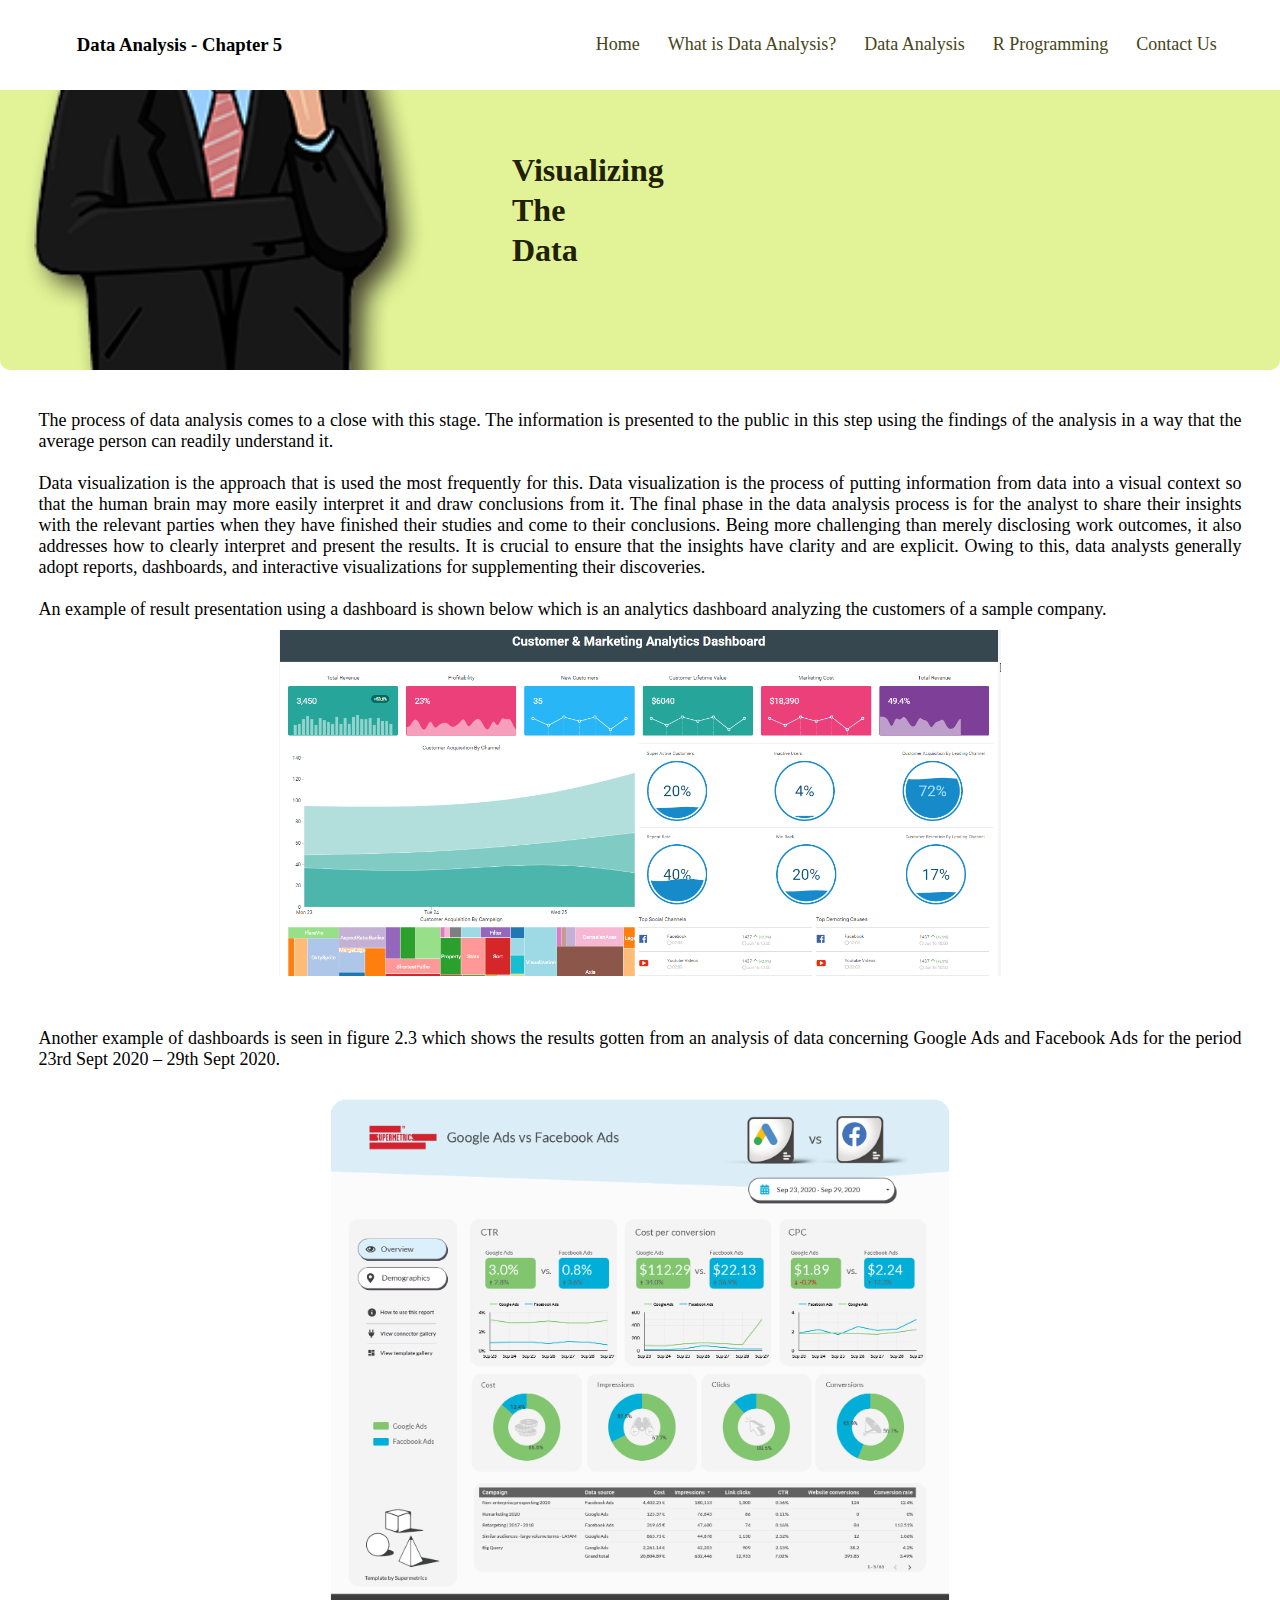
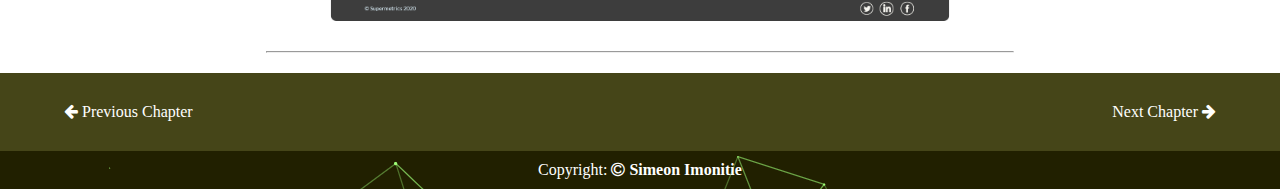
<file: dac/ch05.html>
<!DOCTYPE html>
<html lang="en">
<head>
    <meta charset="UTF-8">
    <meta http-equiv="X-UA-Compatible" content="IE=edge">
    <meta name="viewport" content="width=device-width, initial-scale=1.0">
    <link rel="stylesheet" href="../css/font-awesome.css">
    <link rel="stylesheet" href="chapters.css" type="text/css">
    
    <title>SimeonDAC - R Programming Course</title>
</head>
<body>
   <header>
    <nav>
        <a href="/dac/"><i class="fa fa-arrow-left"></i></a>
        <h3>Data Analysis - Chapter 5</h3>
        <div class="navlinks" id="navlinks">
            <i class="fa fa-times" onclick="hideMenu()"></i>
            <ul>
                <li><a href="/">Home</a></li>
                <li><a href="/wida/">What is Data Analysis?</a></li>
                <li><a href="/dac/">Data Analysis</a></li>
                <li><a href="/r-prog/">R Programming</a></li>
                <li><a href="">Contact Us</a></li>
            </ul>
        </div>
        <i class="fa fa-bars" onclick="showMenu()"></i>
    </nav>
        <div class="head">
        <div class="left">W
        </div>
        <div class="right">
            Visualizing <br> The <br>Data
        </div>
        </div>
   </header>
   <main>
        <p> 
            The process of data analysis comes to a close with this stage. The information is presented to the public in this step using the findings of the analysis in a way that the average person can readily understand it.
            <br><br>
            Data visualization is the approach that is used the most frequently for this. Data visualization is the process of putting information from data into a visual context so that the human brain may more easily interpret it and draw conclusions from it. The final phase in the data analysis process is for the analyst to share their insights with the relevant parties when they have finished their studies and come to their conclusions. Being more challenging than merely disclosing work outcomes, it also addresses how to clearly interpret and present the results. It is crucial to ensure that the insights have clarity and are explicit. Owing to this, data analysts generally adopt reports, dashboards, and interactive visualizations for supplementing their discoveries. 
            <br><br>
            An example of result presentation using a dashboard is shown below which is an analytics dashboard analyzing the customers of a sample company.
            <img class="codeimg" src="images/Marketing_dashboard.png" alt="">
            <br><br>
            Another example of dashboards is seen in figure 2.3 which shows the results gotten from an analysis of data concerning Google Ads and Facebook Ads for the period 23rd Sept 2020 – 29th Sept 2020.
            <img src="images/Facebook-Ads-Google-Ads-comparison.png" alt="" class="codeimg">
        </p>
        <hr>
   </main>
   <div class="directions">
        <div class="previous">
            <a href="ch04.html"><i class="fa fa-arrow-left"></i>  Previous Chapter</a>
        </div>
        <div class="next">
            <a href="">Next Chapter  <i class="fa fa-arrow-right"></i></a>
        </div>
   </div>
    <footer>
        Copyright: <i class="fa fa-copyright"></i> <B>Simeon Imonitie</B>
     </footer>
     <script type="text/javascript" src="/script.js"></script>
</body>
</html>
</file>
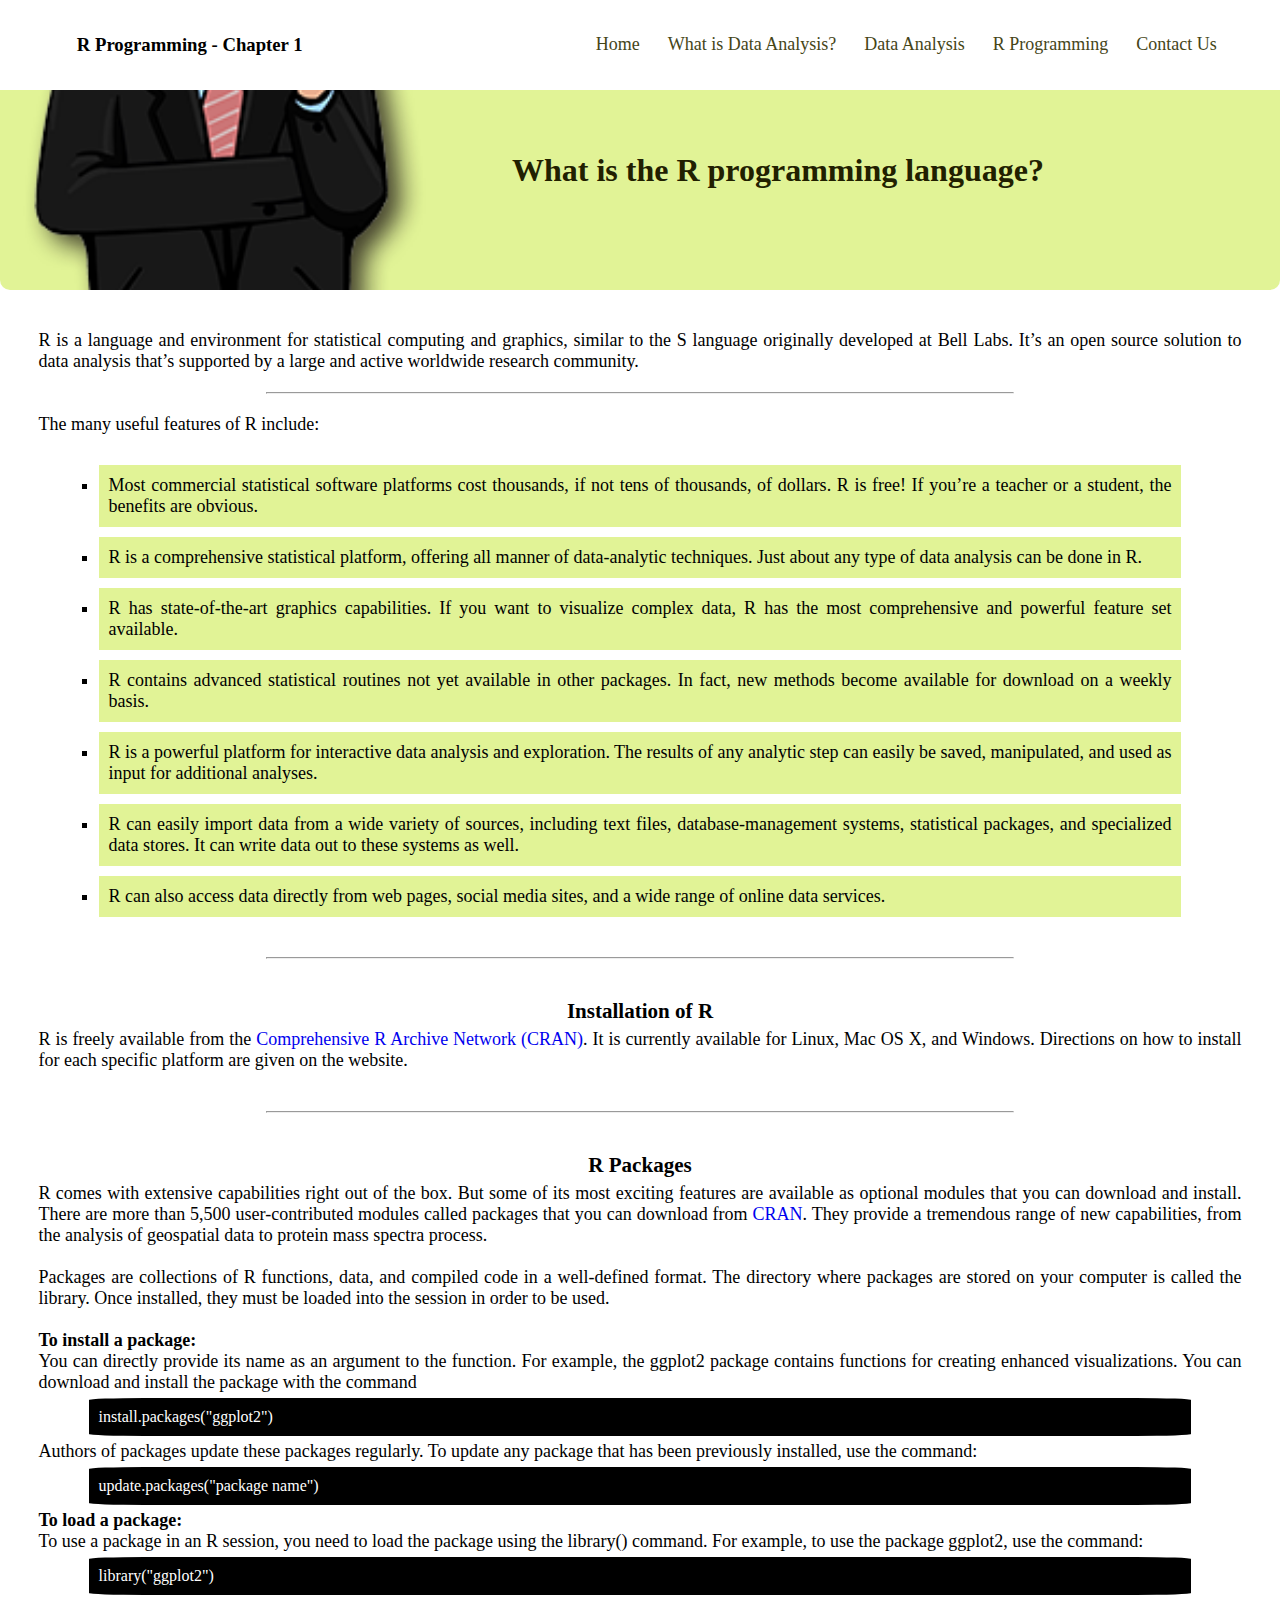
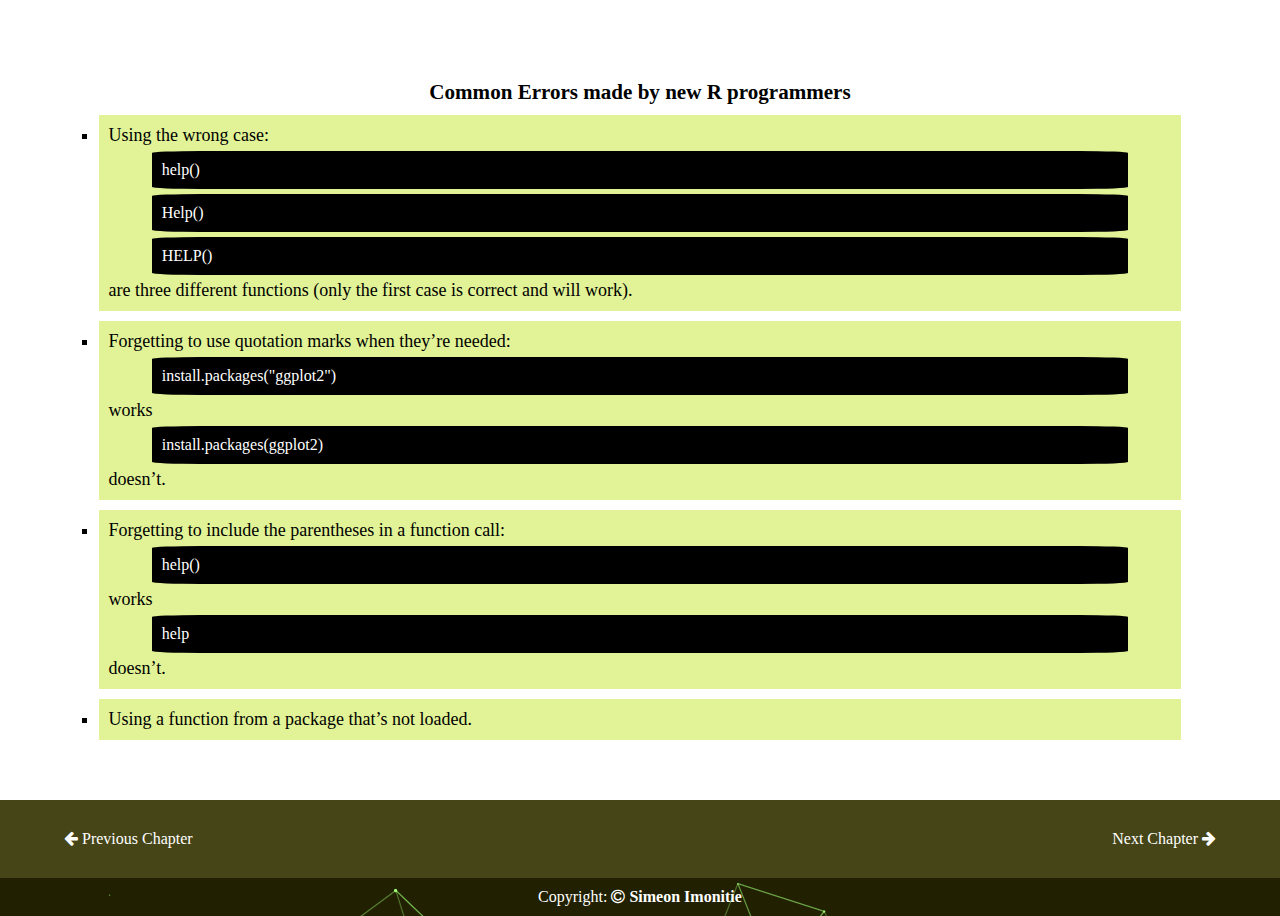
<file: r-prog/ch01.html>
<!DOCTYPE html>
<html lang="en">
<head>
    <meta charset="UTF-8">
    <meta http-equiv="X-UA-Compatible" content="IE=edge">
    <meta name="viewport" content="width=device-width, initial-scale=1.0">
    <link rel="stylesheet" href="../css/font-awesome.css">
    <link rel="stylesheet" href="chapters.css" type="text/css">
    
    <title>SimeonDAC - R Programming Course</title>
</head>
<body>
   <header>
    <nav>
        <a href="/r-prog/"><i class="fa fa-arrow-left"></i></a>
        <h3>R Programming - Chapter 1</h3>
        <div class="navlinks" id="navlinks">
            <i class="fa fa-times" onclick="hideMenu()"></i>
            <ul>
                <li><a href="/">Home</a></li>
                <li><a href="/wida/">What is Data Analysis?</a></li>
                <li><a href="/dac/">Data Analysis</a></li>
                <li><a href="/r-prog/">R Programming</a></li>
                <li><a href="">Contact Us</a></li>
            </ul>
        </div>
        <i class="fa fa-bars" onclick="showMenu()"></i>
    </nav>
        <div class="head">
        <div class="left">W
        </div>
        <div class="right">
            What is the R programming language?
        </div>
        </div>
   </header>
   <main>
        <p>R is a language and environment for statistical computing and graphics, similar to the S language originally developed at Bell Labs. It’s an open source solution to data analysis that’s supported by a large and active worldwide research community.</p>
        <hr>
        <p> The many useful features of R include:
            <ul>
                <li>Most commercial statistical software platforms cost thousands, if not tens of
            thousands, of dollars. R is free! If you’re a teacher or a student, the benefits are
            obvious. </li>
                <li>R is a comprehensive statistical platform, offering all manner of data-analytic techniques. Just about any type of data analysis can be done in R.</li>
                <li>R has state-of-the-art graphics capabilities. If you want to visualize complex data, R has the most comprehensive and powerful feature set available.</li>
                <li>R contains advanced statistical routines not yet available in other packages. In fact, new methods become available for download on a weekly basis. </li>
                <li>R is a powerful platform for interactive data analysis and exploration. The results of any analytic step can easily be saved, manipulated, and used as input for additional analyses. </li>
                <li>R can easily import data from a wide variety of sources, including text files, database-management systems, statistical packages, and specialized data stores. It can write data out to these systems as well. </li>
                <li>R can also access data directly from web pages, social media sites, and a wide range of online data services.</li>
            </ul>
        </p>
        <hr>
        <p>
            <h3>Installation of R</h3>
            R is freely available from the <a href="http://cran.r-project.org">Comprehensive R Archive Network (CRAN)</a>. It is currently available for Linux, Mac OS X, and Windows. Directions on how to install for each specific platform are given on the website.
        </p>
        <hr>
        <p>
            <h3>R Packages</h3>
            R comes with extensive capabilities right out of the box. But some of its most exciting features are available as optional modules that you can download and install. There are more than 5,500 user-contributed modules called packages that you can download from <a href="http://cran.r-project.org/web/packages">CRAN</a>. They provide a tremendous range of new capabilities, from the analysis of geospatial data to protein mass spectra process.<br><br>
            Packages are collections of R functions, data, and compiled code in a well-defined format. The directory where packages are stored on your computer is called the library. Once installed, they must be loaded into the session in order to be
            used. <br><br>
            <b>To install a package:<br></b>
            You can directly provide its name as an argument to the function. For example, the ggplot2 package contains functions for creating enhanced visualizations. You can download and install the package with the command 
            <blockquote>install.packages("ggplot2")</blockquote>
            Authors of packages update these packages regularly. To update any package that has been previously installed, use the command:
            <blockquote>update.packages("package name")</blockquote>
            <b>To load a package: <br></b>
            To use a package in an R session, you need to load the package using the library() command. For example, to use the package ggplot2, use the command:
            <blockquote>library("ggplot2")</blockquote>
        </p>
        <p>
            <h3>Common Errors made by new R programmers</h3>
            <ul>
                <li>Using the wrong case: <br> 
                    <blockquote>help()</blockquote>
                    <blockquote>Help()</blockquote>
                    <blockquote>HELP()</blockquote>
                    are three different functions (only the first case is correct and will work).</li>
                <li>Forgetting to use quotation marks when they’re needed: <blockquote>install.packages("ggplot2")</blockquote>
                    works<blockquote>install.packages(ggplot2)</blockquote> doesn’t.</li>
                <li>Forgetting to include the parentheses in a function call:<blockquote>help()</blockquote>
                    works<blockquote>help</blockquote> doesn’t.</li>
                <li>Using a function from a package that’s not loaded.</li>
            </ul>
        </p>

   </main>
   <div class="directions">
        <div class="previous">
            <a href=""><i class="fa fa-arrow-left"></i>  Previous Chapter</a>
        </div>
        <div class="next">
            <a href="ch02.html">Next Chapter  <i class="fa fa-arrow-right"></i></a>
        </div>
   </div>
    <footer>
        Copyright: <i class="fa fa-copyright"></i> <B>Simeon Imonitie</B>
     </footer>
     <script type="text/javascript" src="/script.js"></script>
</body>
</html>
</file>
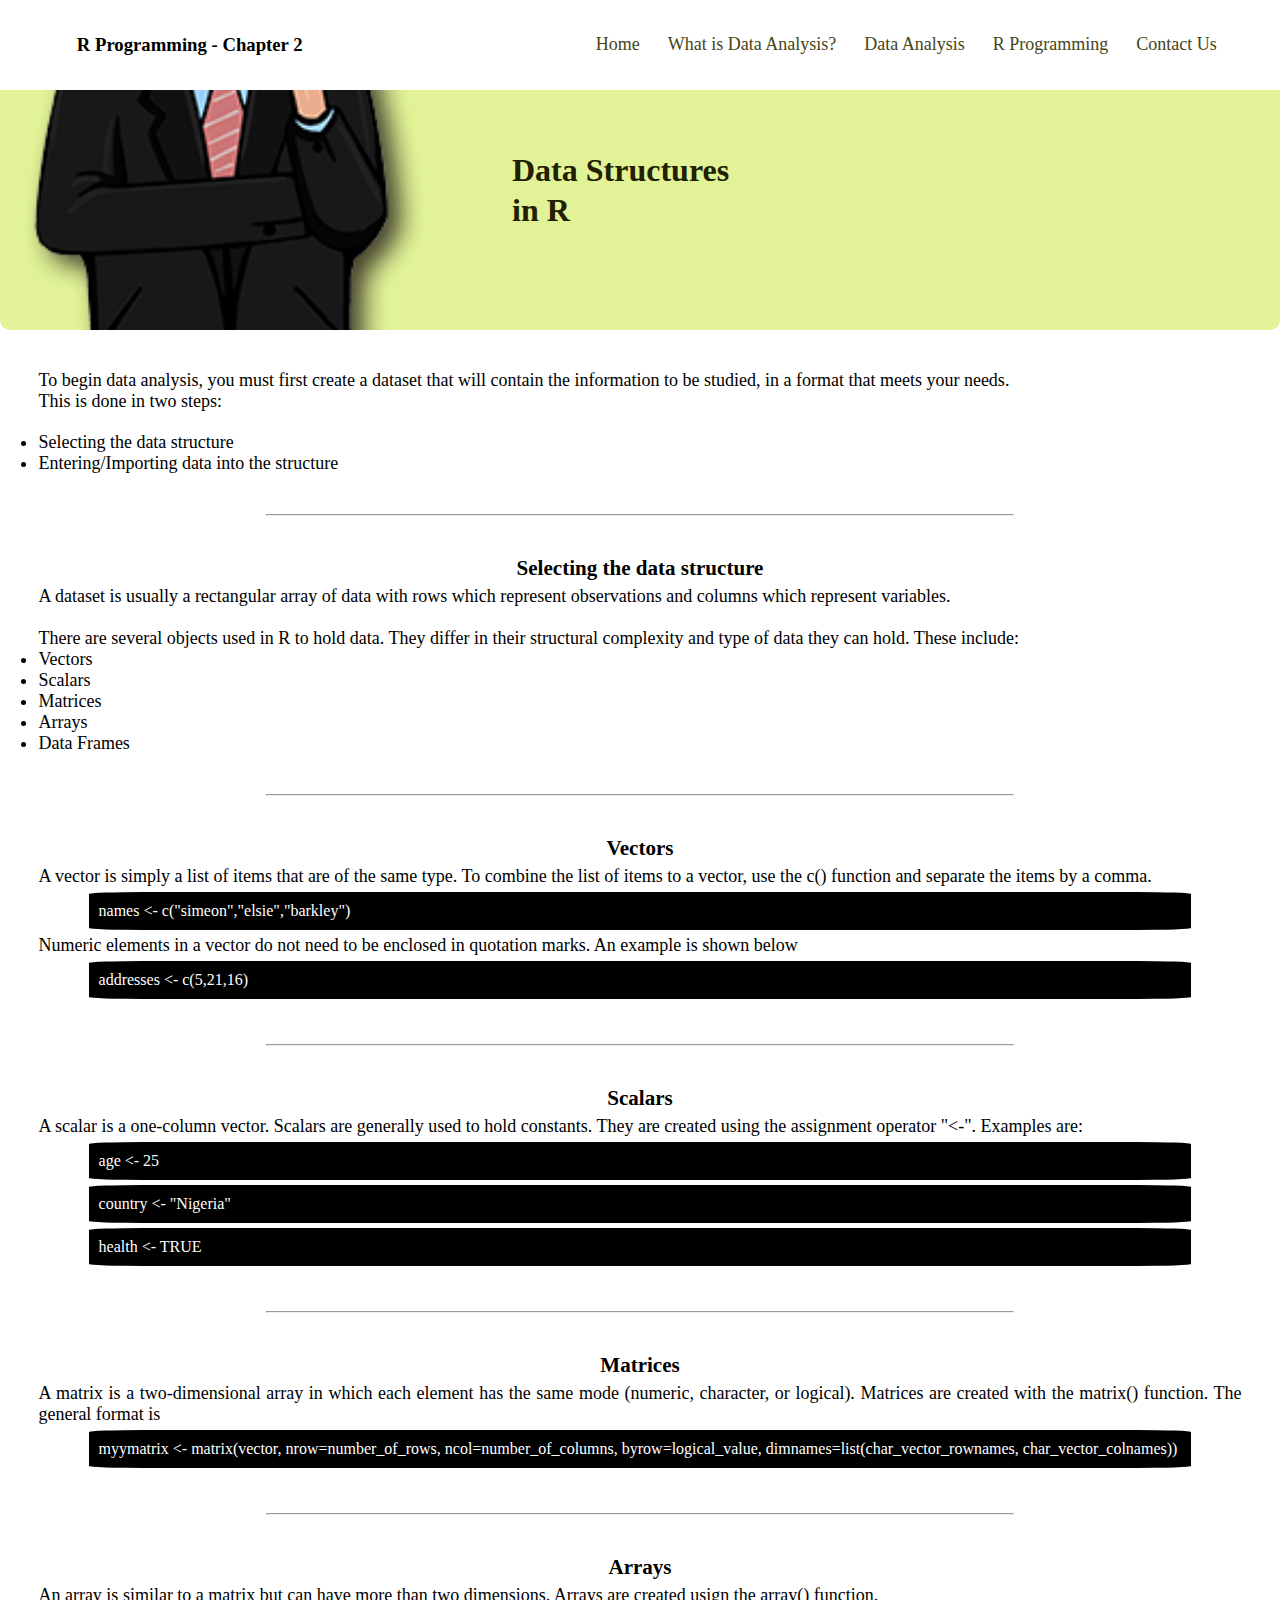
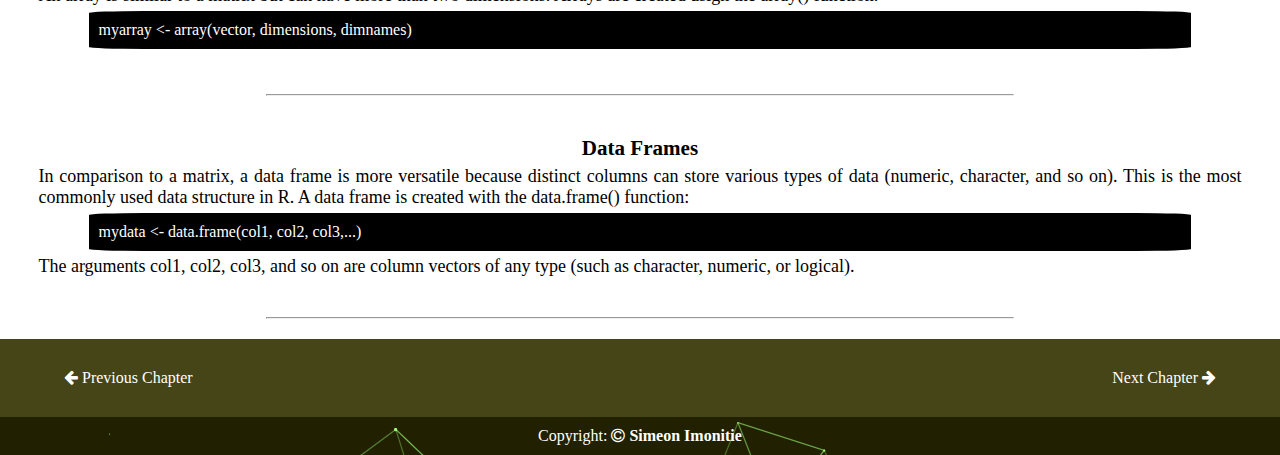
<file: r-prog/ch02.html>
<!DOCTYPE html>
<html lang="en">
<head>
    <meta charset="UTF-8">
    <meta http-equiv="X-UA-Compatible" content="IE=edge">
    <meta name="viewport" content="width=device-width, initial-scale=1.0">
    <link rel="stylesheet" href="../css/font-awesome.css">
    <link rel="stylesheet" href="chapters.css" type="text/css">
    
    <title>SimeonDAC - R Programming Course</title>
</head>
<body>
   <header>
    <nav>
        <a href="/r-prog/"><i class="fa fa-arrow-left"></i></a>
        <h3>R Programming - Chapter 2</h3>
        <div class="navlinks" id="navlinks">
            <i class="fa fa-times" onclick="hideMenu()"></i>
            <ul>
                <li><a href="/">Home</a></li>
                <li><a href="/wida/">What is Data Analysis?</a></li>
                <li><a href="/dac/">Data Analysis</a></li>
                <li><a href="/r-prog/">R Programming</a></li>
                <li><a href="/About.html">Contact Us</a></li>
            </ul>
        </div>
        <i class="fa fa-bars" onclick="showMenu()"></i>
    </nav>
        <div class="head">
        <div class="left">W
        </div>
        <div class="right">
            Data Structures <br> in R
        </div>
        </div>
   </header>
   <main>
        <p>
            To begin data analysis, you must first create a dataset that will contain the information to be studied, in a format that meets your needs.<br>
            This is done in two steps:
            <li>Selecting the data structure</li>
            <li>Entering/Importing data into the structure</li>
        </p>
        <hr>
        <p> 
            <h3>Selecting the data structure</h3>
            A dataset is usually a rectangular array of data with rows which represent observations and columns which represent variables. <br><br>
            There are several objects used in R to hold data. They differ in their structural complexity and type of data they can hold. These include:
            <li>Vectors</li>
            <li>Scalars</li>
            <li>Matrices</li>
            <li>Arrays</li>
            <li>Data Frames</li>
        </p>
        <hr>
        <p>
            <h3>Vectors</h3>
            A vector is simply a list of items that are of the same type. To combine the list of items to a vector, use the c() function and separate the items by a comma.
            <blockquote>names <- c("simeon","elsie","barkley")</blockquote>
            Numeric elements in a vector do not need to be enclosed in quotation marks. An example is shown below
            <blockquote>addresses &#60- c(5,21,16)</blockquote>
        </p>
        <hr>
        <p>
            <h3>Scalars</h3>
            A scalar is a one-column vector. Scalars are generally used to hold constants. They are created using the assignment operator "&#60-". Examples are:
            <blockquote>age &#60- 25</blockquote>
            <blockquote>country &#60- "Nigeria"</blockquote>
            <blockquote>health &#60- TRUE</blockquote>
        </p>
        <hr>
        <p>
            <h3>Matrices</h3>
            A matrix is a two-dimensional array in which each element has the same mode (numeric, character, or logical). Matrices are created with the matrix() function. The general format is 
            <blockquote>myymatrix <- matrix(vector, nrow=number_of_rows, ncol=number_of_columns, byrow=logical_value, dimnames=list(char_vector_rownames, char_vector_colnames))</blockquote>
        </p>
        <hr>
        <p>
            <h3>Arrays</h3>
            An array is similar to a matrix but can have more than two dimensions. Arrays are created usign the array() function.
            <BLOCkquote>
                myarray <- array(vector, dimensions, dimnames)
            </BLOCkquote>
        </p>
        <hr>
        <p>
            <h3>Data Frames</h3>
            In comparison to a matrix, a data frame is more versatile because distinct columns can store various types of data (numeric, character, and so on). This is the most commonly used data structure in R. A data frame is created with the data.frame() function: <blockquote>mydata <- data.frame(col1, col2, col3,...)</blockquote> The arguments col1, col2, col3, and so on are column vectors of any type (such as character, numeric, or logical). 
        </p>
        <hr>
   </main>
   <div class="directions">
        <div class="previous">
            <a href="ch01.html"><i class="fa fa-arrow-left"></i>  Previous Chapter</a>
        </div>
        <div class="next">
            <a href="ch03.html">Next Chapter  <i class="fa fa-arrow-right"></i></a>
        </div>
   </div>
    <footer>
        Copyright: <i class="fa fa-copyright"></i> <B>Simeon Imonitie</B>
     </footer>
     <script type="text/javascript" src="/script.js"></script>
</body>
</html>
</file>
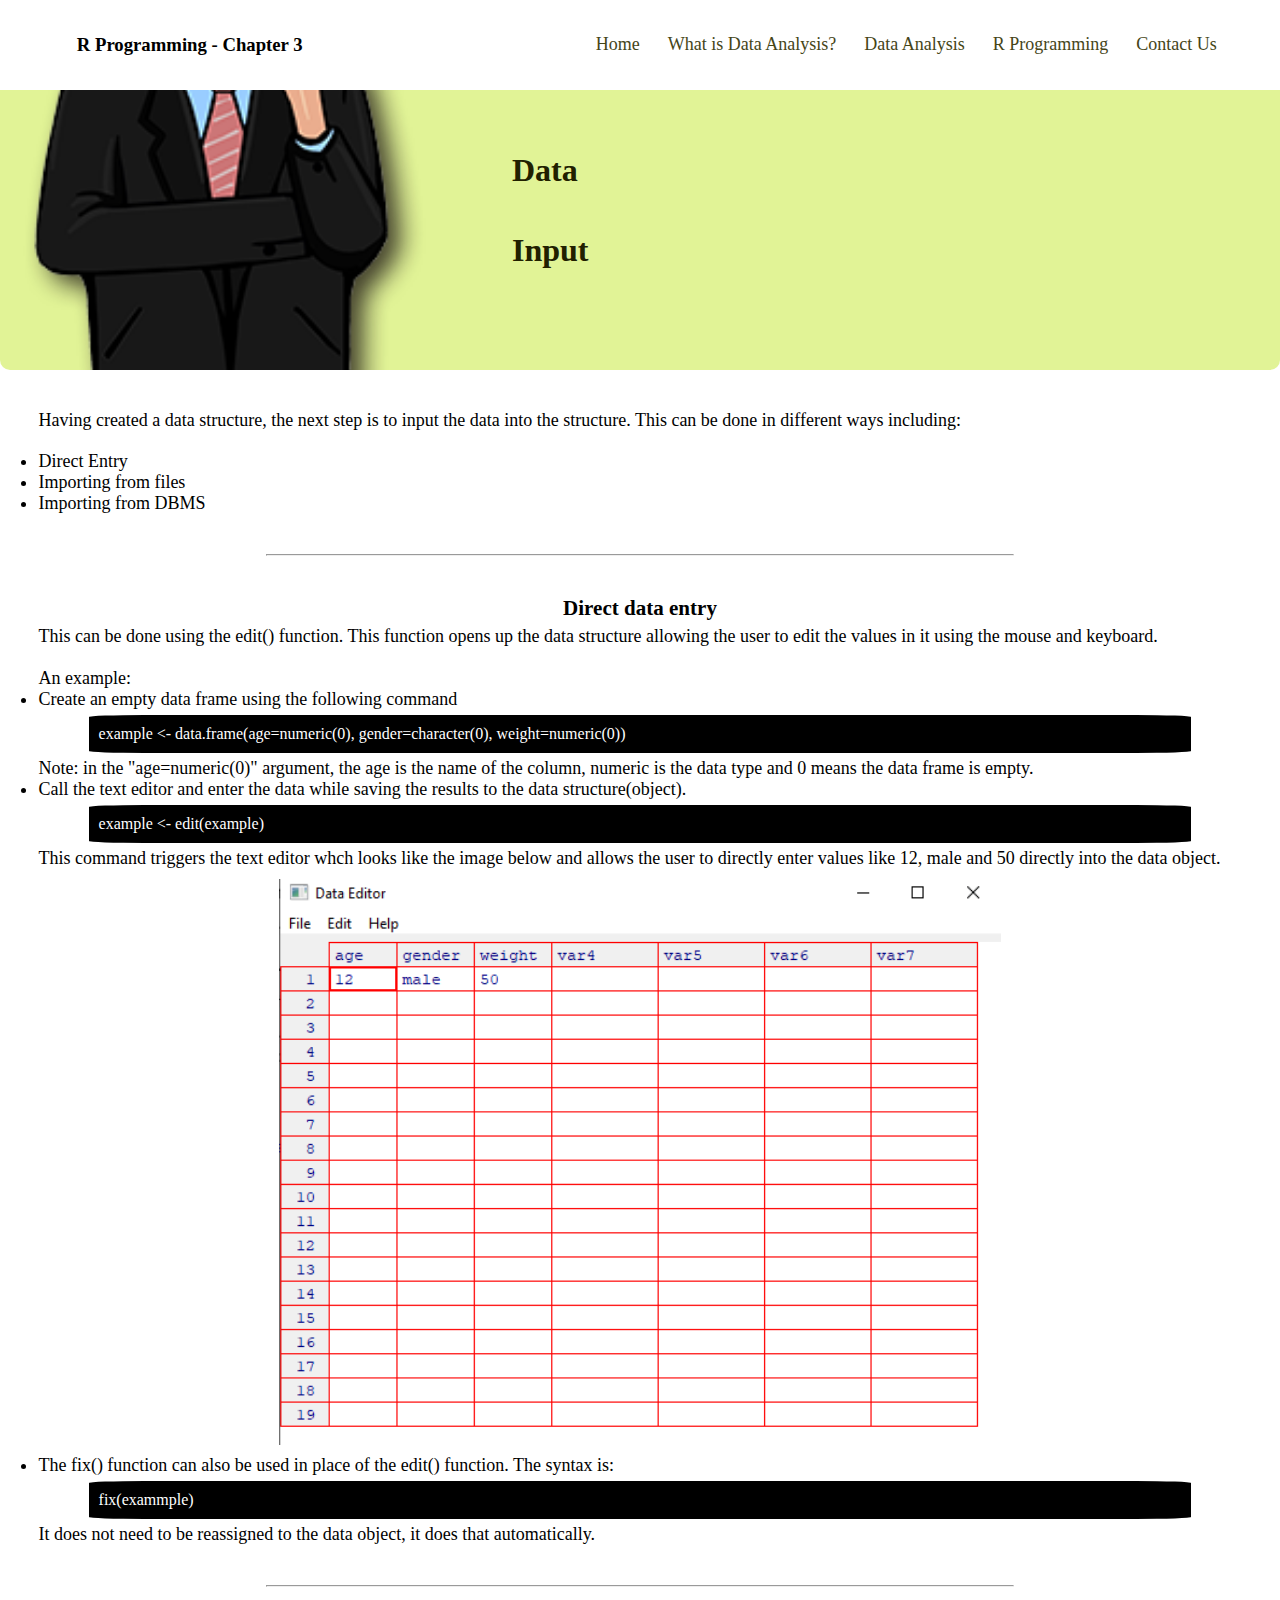
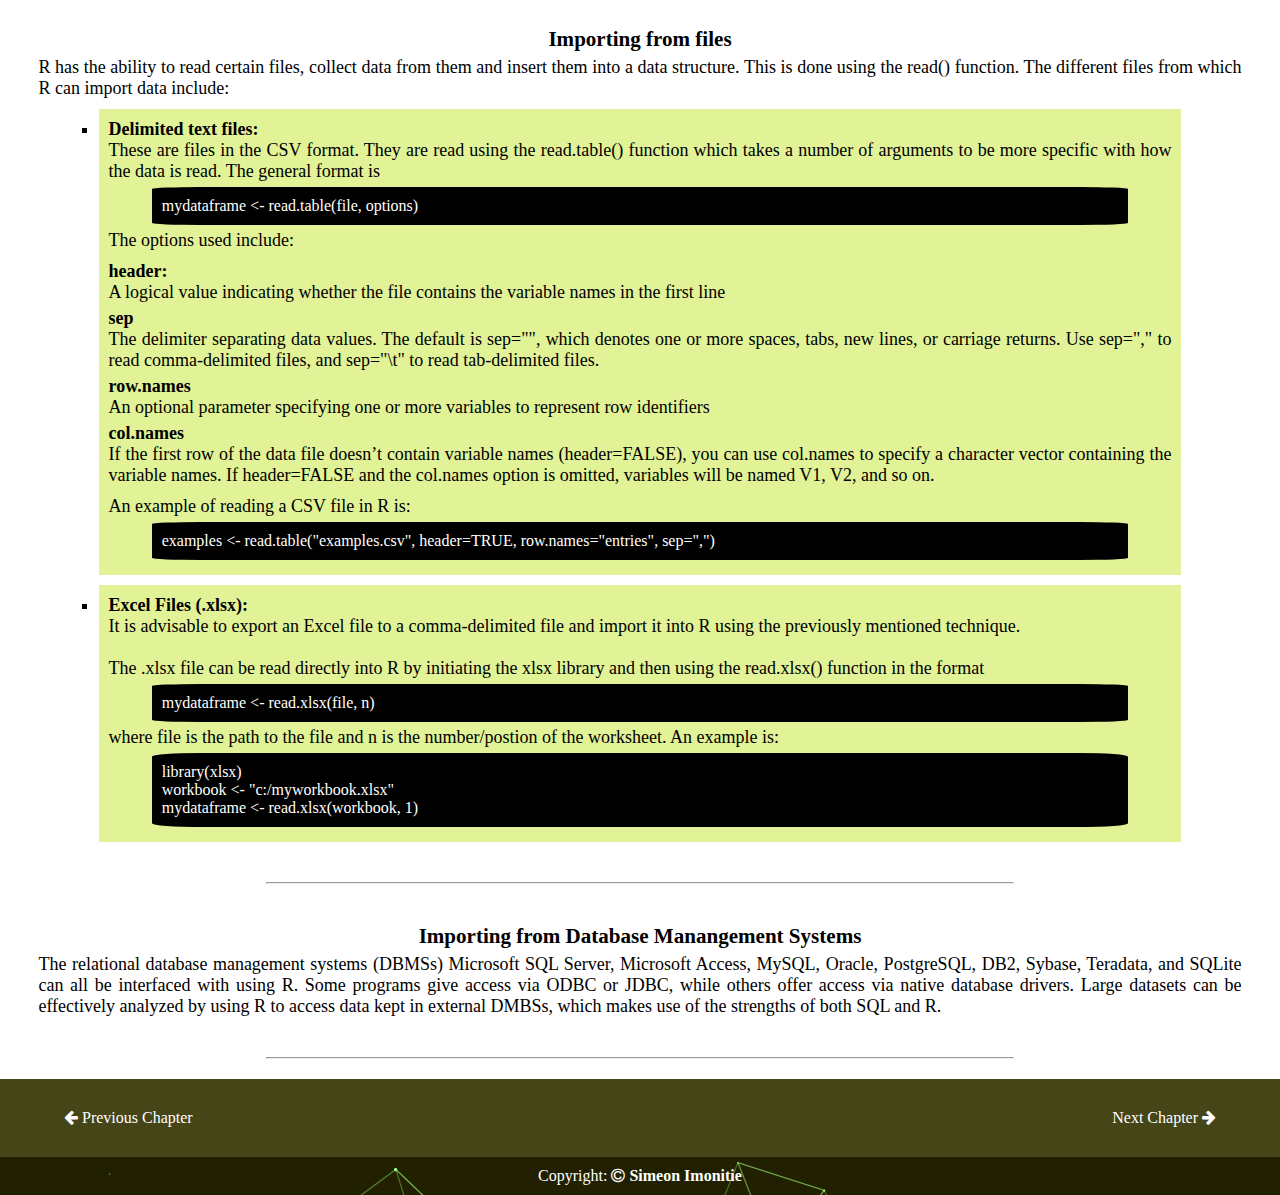
<file: r-prog/ch03.html>
<!DOCTYPE html>
<html lang="en">
<head>
    <meta charset="UTF-8">
    <meta http-equiv="X-UA-Compatible" content="IE=edge">
    <meta name="viewport" content="width=device-width, initial-scale=1.0">
    <link rel="stylesheet" href="../css/font-awesome.css">
    <link rel="stylesheet" href="chapters.css" type="text/css">
    
    <title>SimeonDAC - R Programming Course</title>
</head>
<body>
   <header>
    <nav>
        <a href="/r-prog/"><i class="fa fa-arrow-left"></i></a>
        <h3>R Programming - Chapter 3</h3>
        <div class="navlinks" id="navlinks">
            <i class="fa fa-times" onclick="hideMenu()"></i>
            <ul>
                <li><a href="/">Home</a></li>
                <li><a href="/wida/">What is Data Analysis?</a></li>
                <li><a href="/dac/">Data Analysis</a></li>
                <li><a href="/r-prog/">R Programming</a></li>
                <li><a href="/About.html">Contact Us</a></li>
            </ul>
        </div>
        <i class="fa fa-bars" onclick="showMenu()"></i>
    </nav>
        <div class="head">
        <div class="left">W
        </div>
        <div class="right">
            Data<br><br>Input
        </div>
        </div>
   </header>
   <main>
        <p>Having created a data structure, the next step is to input the data into the structure. This can be done in different ways including: 
            <li>Direct Entry</li>
            <li>Importing from files</li>
            <li>Importing from DBMS</li>
        </p>
        <hr>
        <p> 
            <h3>Direct data entry</h3>
            This can be done using the edit() function. This function opens up the data structure allowing the user to edit the values in it using the mouse and keyboard. <br><br>
            An example:
            <li>Create an empty data frame using the following command
                <blockquote>
                    example &#60- data.frame(age=numeric(0), gender=character(0), weight=numeric(0)) 
                </blockquote>
                Note: in the "age=numeric(0)" argument, the age is the name of the column, numeric is the data type and 0 means the data frame is empty.
            </li>
            <li>
                Call the text editor and enter the data while saving the results to the data structure(object).
                <blockquote>
                    example <- edit(example)<br>    
                </blockquote>
                This command triggers the text editor whch looks like the image below and allows the user to directly enter values like 12, male and 50 directly into the data object.<br>
                    <img class="codeimg" src="/images/ch03a.png">
            </li>
            <li>
                The fix() function can also be used in place of the edit() function. The syntax is:
                <blockquote>fix(exammple)</blockquote> It does not need to be reassigned to the data object, it does that automatically.
            </li>
        </p>
        <hr>
        <p>
            <h3>Importing from files</h3>
            R has the ability to read certain files, collect data from them and insert them into a data structure. This is done using the read() function. The different files from which R can import data include:
            <ul>
                <li>
                    <b>Delimited text files: </b><br>
                    These are files in the CSV format. They are read using the read.table() function which takes a number of arguments to be more specific with how the data is read. The general format is
                    <blockquote>mydataframe &#60- read.table(file, options)</blockquote>
                    The options used include:
                    <dl>
                        <dt>header:</dt>
                        <dd>A logical value indicating whether the file contains the variable names in the first line</dd>
                        
                        <dt>sep</dt>
                        <dd>The delimiter separating data values. The default is sep="", which denotes one or more spaces, tabs, new lines, or carriage returns. Use sep="," to read comma-delimited files, and sep="\t" to read tab-delimited files.</dd>
                    
                        <dt>row.names</dt>
                        <dd>An optional parameter specifying one or more variables to represent row identifiers</dd>
                    
                        <dt>col.names</dt>
                        <dd>If the first row of the data file doesn’t contain variable names (header=FALSE), you can use col.names to specify a character vector containing the variable names. If header=FALSE and the col.names option is omitted, variables will be named V1, V2, and so on.</dd>
                    </dl>
                    An example of reading a CSV file in R is:
                    <blockquote>examples &#60- read.table("examples.csv", header=TRUE, row.names="entries", sep=",") </blockquote> 
                </li>
                
                <li>
                    <b>Excel Files (.xlsx):</b><br>
                    It is advisable to export an Excel file to a comma-delimited file and import it into R using the previously mentioned technique. <br><br>
                    The .xlsx file can be read directly into R by initiating the xlsx library and then using the read.xlsx() function in the format
                    <blockquote>mydataframe &#60- read.xlsx(file, n)</blockquote>
                    where file is the path to the file and n is the number/postion of the worksheet. An example is:
                    <blockquote>library(xlsx) <br>
                        workbook &#60- "c:/myworkbook.xlsx" <br>
                        mydataframe &#60- read.xlsx(workbook, 1)</blockquote>
                </li>
            </ul>
        </p>
        <hr>
        <p>
            <h3>Importing from Database Manangement Systems</h3>
            The relational database management systems (DBMSs) Microsoft SQL Server, Microsoft Access, MySQL, Oracle, PostgreSQL, DB2, Sybase, Teradata, and SQLite can all be interfaced with using R. Some programs give access via ODBC or JDBC, while others offer access via native database drivers. Large datasets can be effectively analyzed by using R to access data kept in external DMBSs, which makes use of the strengths of both SQL and R. 
        </p>
        <hr>
   </main>
   <div class="directions">
        <div class="previous">
            <a href="ch02.html"><i class="fa fa-arrow-left"></i>  Previous Chapter</a>
        </div>
        <div class="next">
            <a href="ch04.html">Next Chapter  <i class="fa fa-arrow-right"></i></a>
        </div>
   </div>
    <footer>
        Copyright: <i class="fa fa-copyright"></i> <B>Simeon Imonitie</B>
     </footer>
     <script type="text/javascript" src="/script.js"></script>
</body>
</html>
</file>
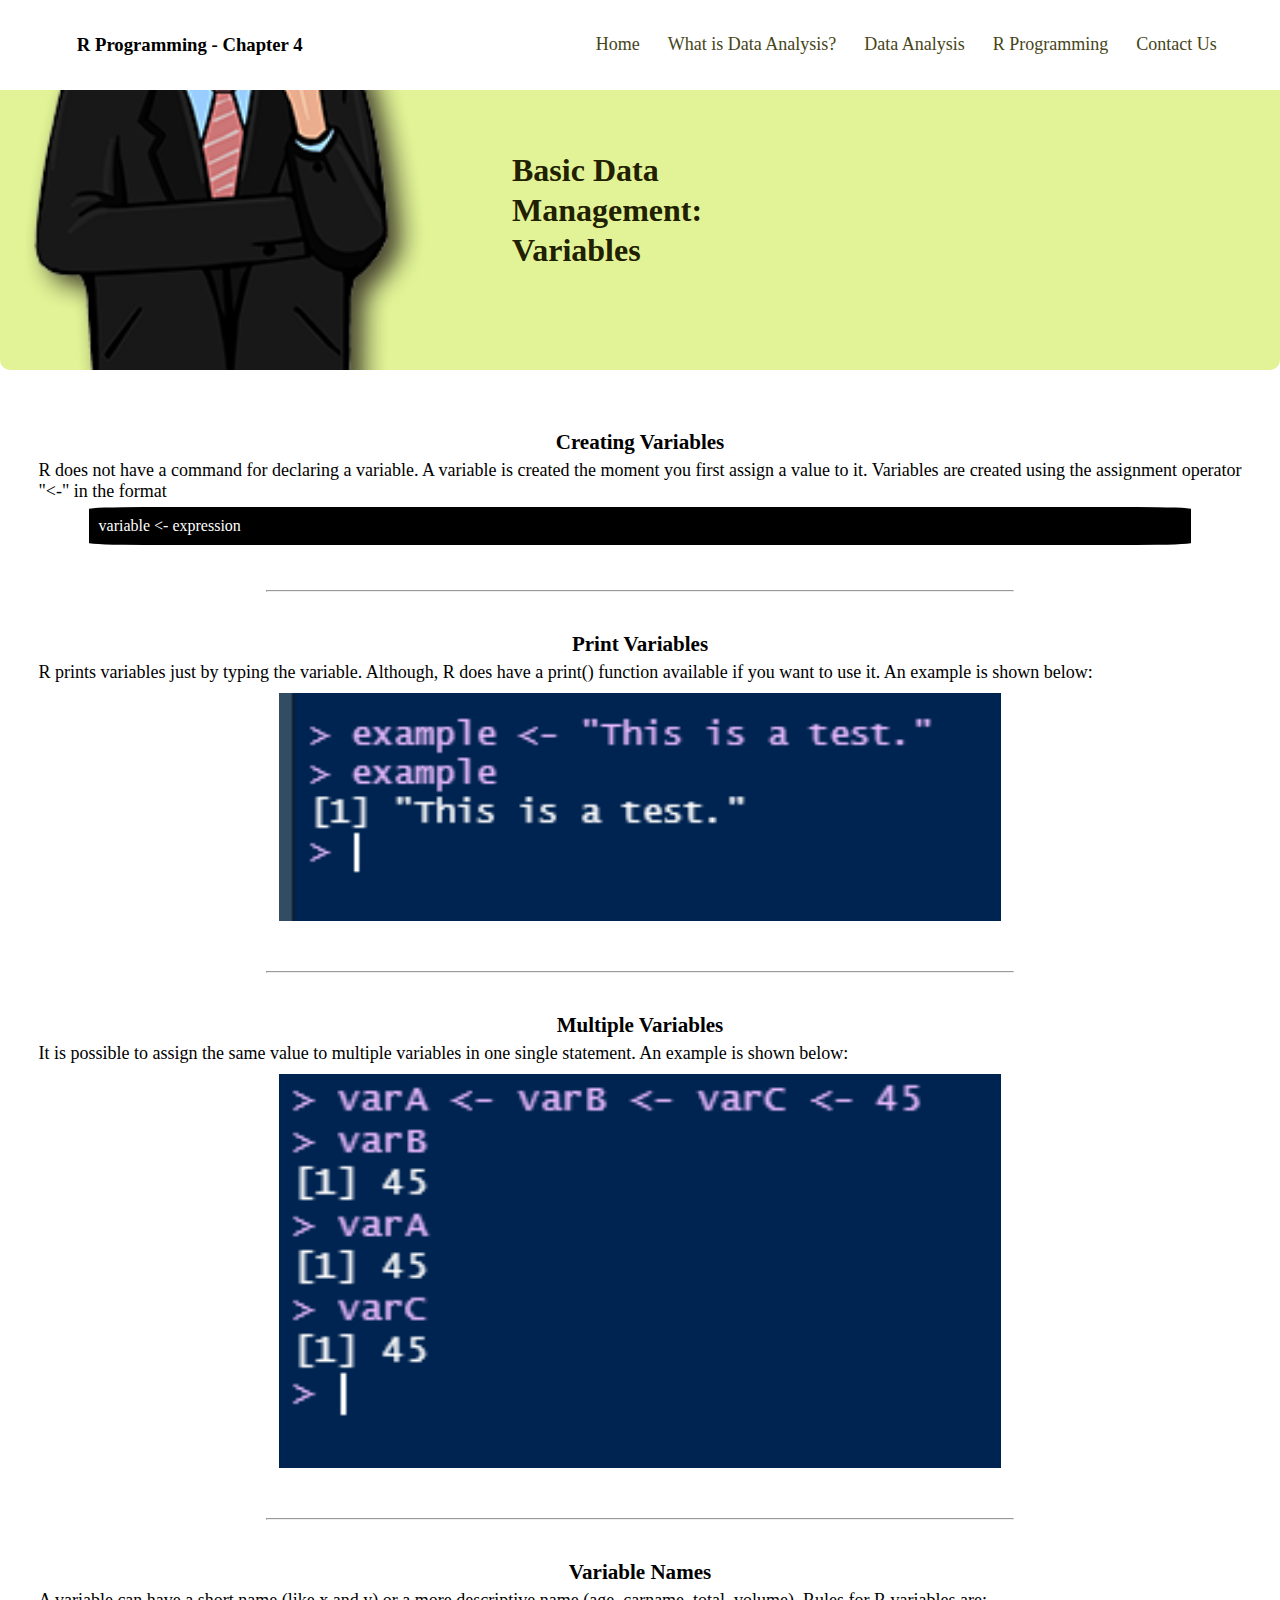
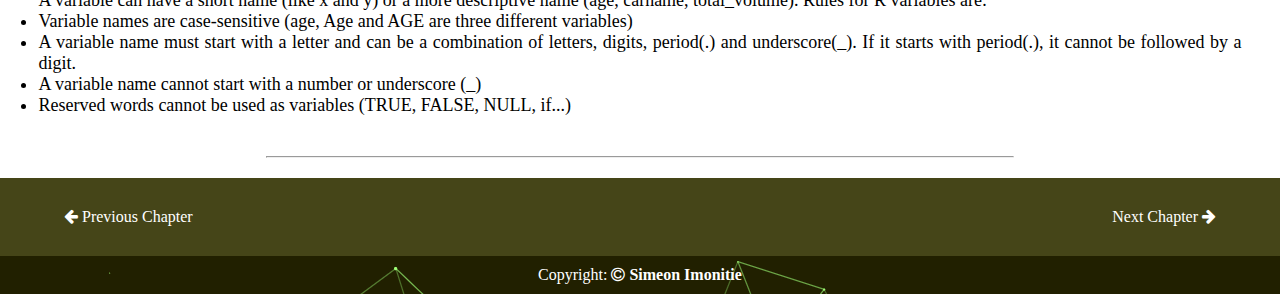
<file: r-prog/ch04.html>
<!DOCTYPE html>
<html lang="en">
<head>
    <meta charset="UTF-8">
    <meta http-equiv="X-UA-Compatible" content="IE=edge">
    <meta name="viewport" content="width=device-width, initial-scale=1.0">
    <link rel="stylesheet" href="../css/font-awesome.css">
    <link rel="stylesheet" href="chapters.css" type="text/css">
    
    <title>SimeonDAC - R Programming Course</title>
</head>
<body>
   <header>
    <nav>
        <a href="/r-prog/"><i class="fa fa-arrow-left"></i></a>
        <h3>R Programming - Chapter 4</h3>
        <div class="navlinks" id="navlinks">
            <i class="fa fa-times" onclick="hideMenu()"></i>
            <ul>
                <li><a href="/">Home</a></li>
                <li><a href="/wida/">What is Data Analysis?</a></li>
                <li><a href="/dac/">Data Analysis</a></li>
                <li><a href="/r-prog/">R Programming</a></li>
                <li><a href="/About.html">Contact Us</a></li>
            </ul>
        </div>
        <i class="fa fa-bars" onclick="showMenu()"></i>
    </nav>
        <div class="head">
        <div class="left">W
        </div>
        <div class="right">
            Basic Data <br>Management: <br>Variables
        </div>
        </div>
   </header>
   <main>
        <p>
            <h3>Creating Variables</h3>
            R does not have a command for declaring a variable. A variable is created the moment you first assign a value to it.
            Variables are created using the assignment operator "&#60-" in the format
            <blockquote>variable &#60- expression</blockquote>
        </p>
        <hr>
        <p> 
            <h3>Print Variables</h3>
            R prints variables just by typing the variable. Although, R does have a print() function available if you want to use it.
            An example is shown below:
            <img src="/images/ch04a.png" alt="" class="codeimg">
        </p>
        <hr>
        <p>
            <h3>Multiple Variables</h3>
            It is possible to assign the same value to multiple variables in one single statement. An example is shown below:
            <img src="/images/ch04b.png" alt="" class="codeimg">
        </p>
        <hr>
        <p>
            <h3>Variable Names</h3>
            A variable can have a short name (like x and y) or a more descriptive name (age, carname, total_volume). Rules for R variables are:
            <li>Variable names are case-sensitive (age, Age and AGE are three different variables)</li>
            <li>A variable name must start with a letter and can be a combination of letters, digits, period(.) and underscore(_). If it starts with period(.), it cannot be followed by a digit.</li>
            <li>A variable name cannot start with a number or underscore (_)</li>
            <li>Reserved words cannot be used as variables (TRUE, FALSE, NULL, if...)</li>
        </p>
        <hr>
   </main>
   <div class="directions">
        <div class="previous">
            <a href="ch03.html"><i class="fa fa-arrow-left"></i>  Previous Chapter</a>
        </div>
        <div class="next">
            <a href="ch05.html">Next Chapter  <i class="fa fa-arrow-right"></i></a>
        </div>
   </div>
    <footer>
        Copyright: <i class="fa fa-copyright"></i> <B>Simeon Imonitie</B>
     </footer>
     <script type="text/javascript" src="/script.js"></script>
</body>
</html>
</file>
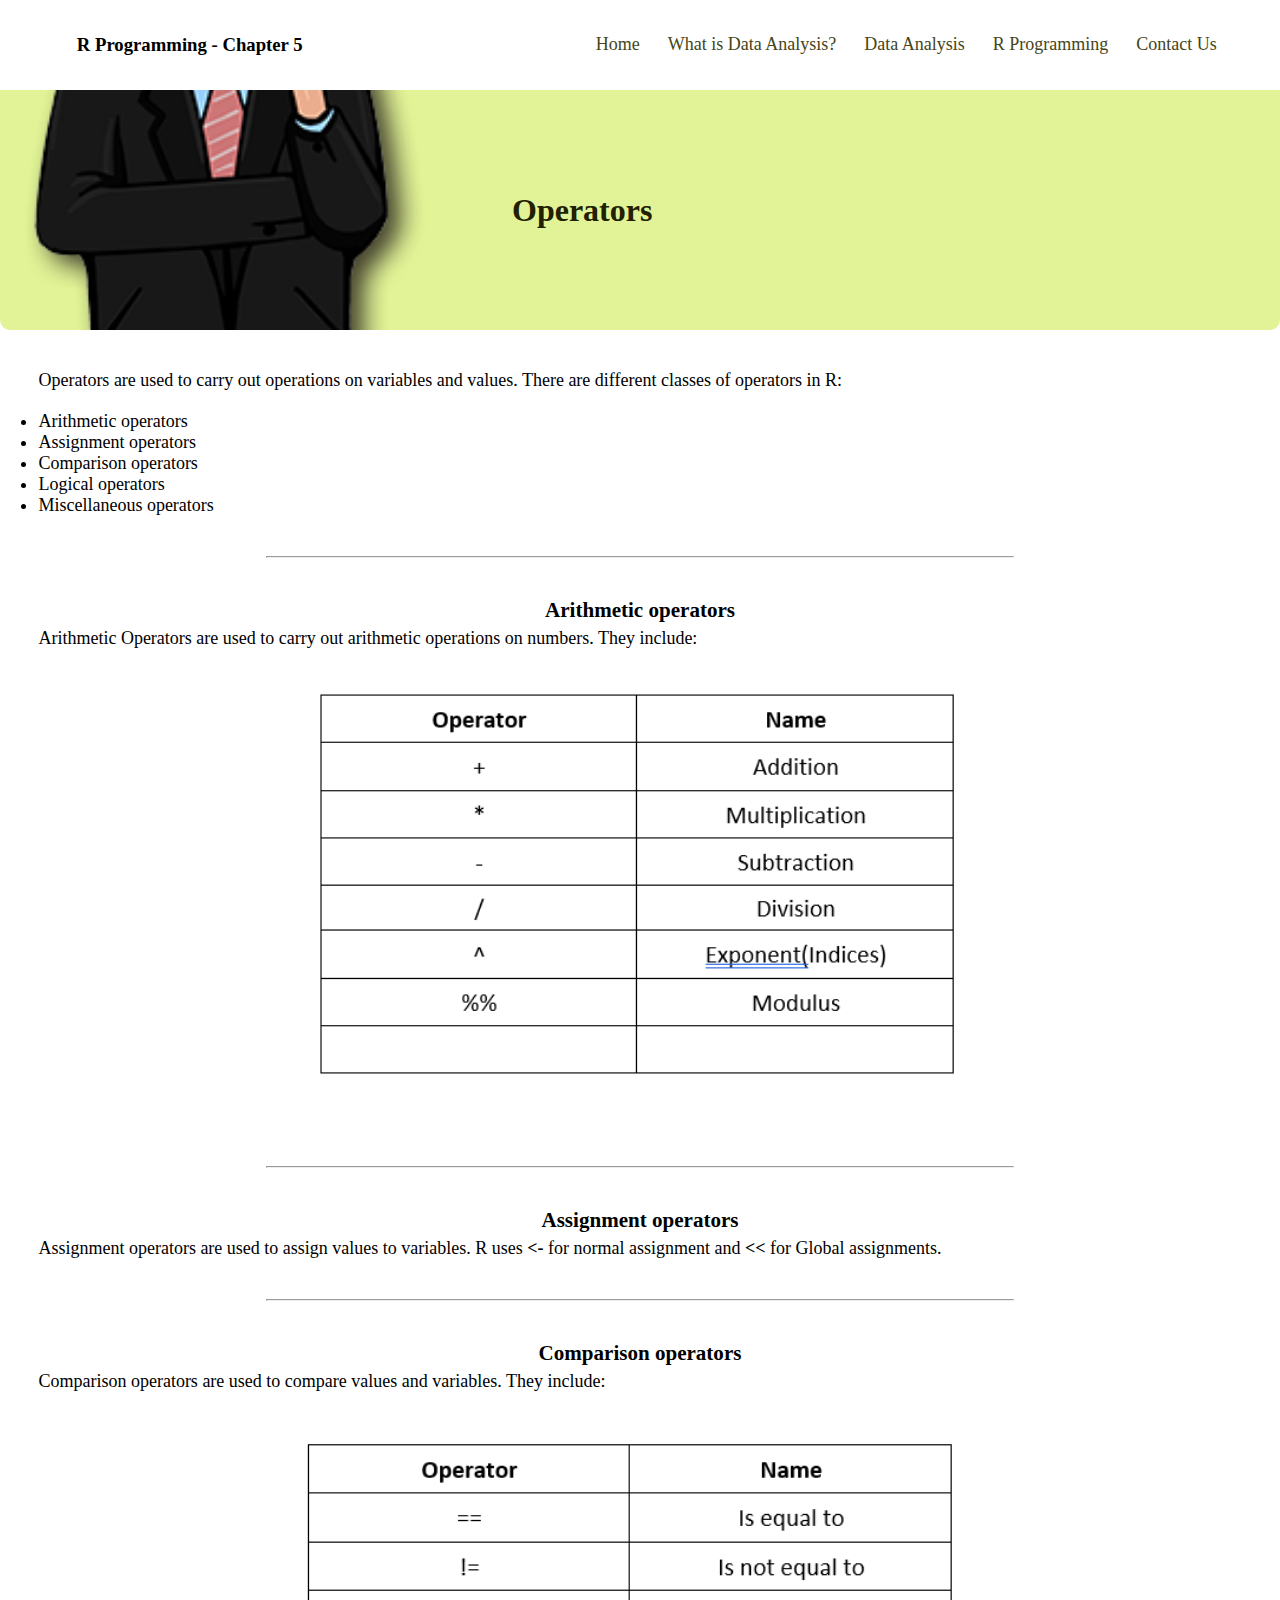
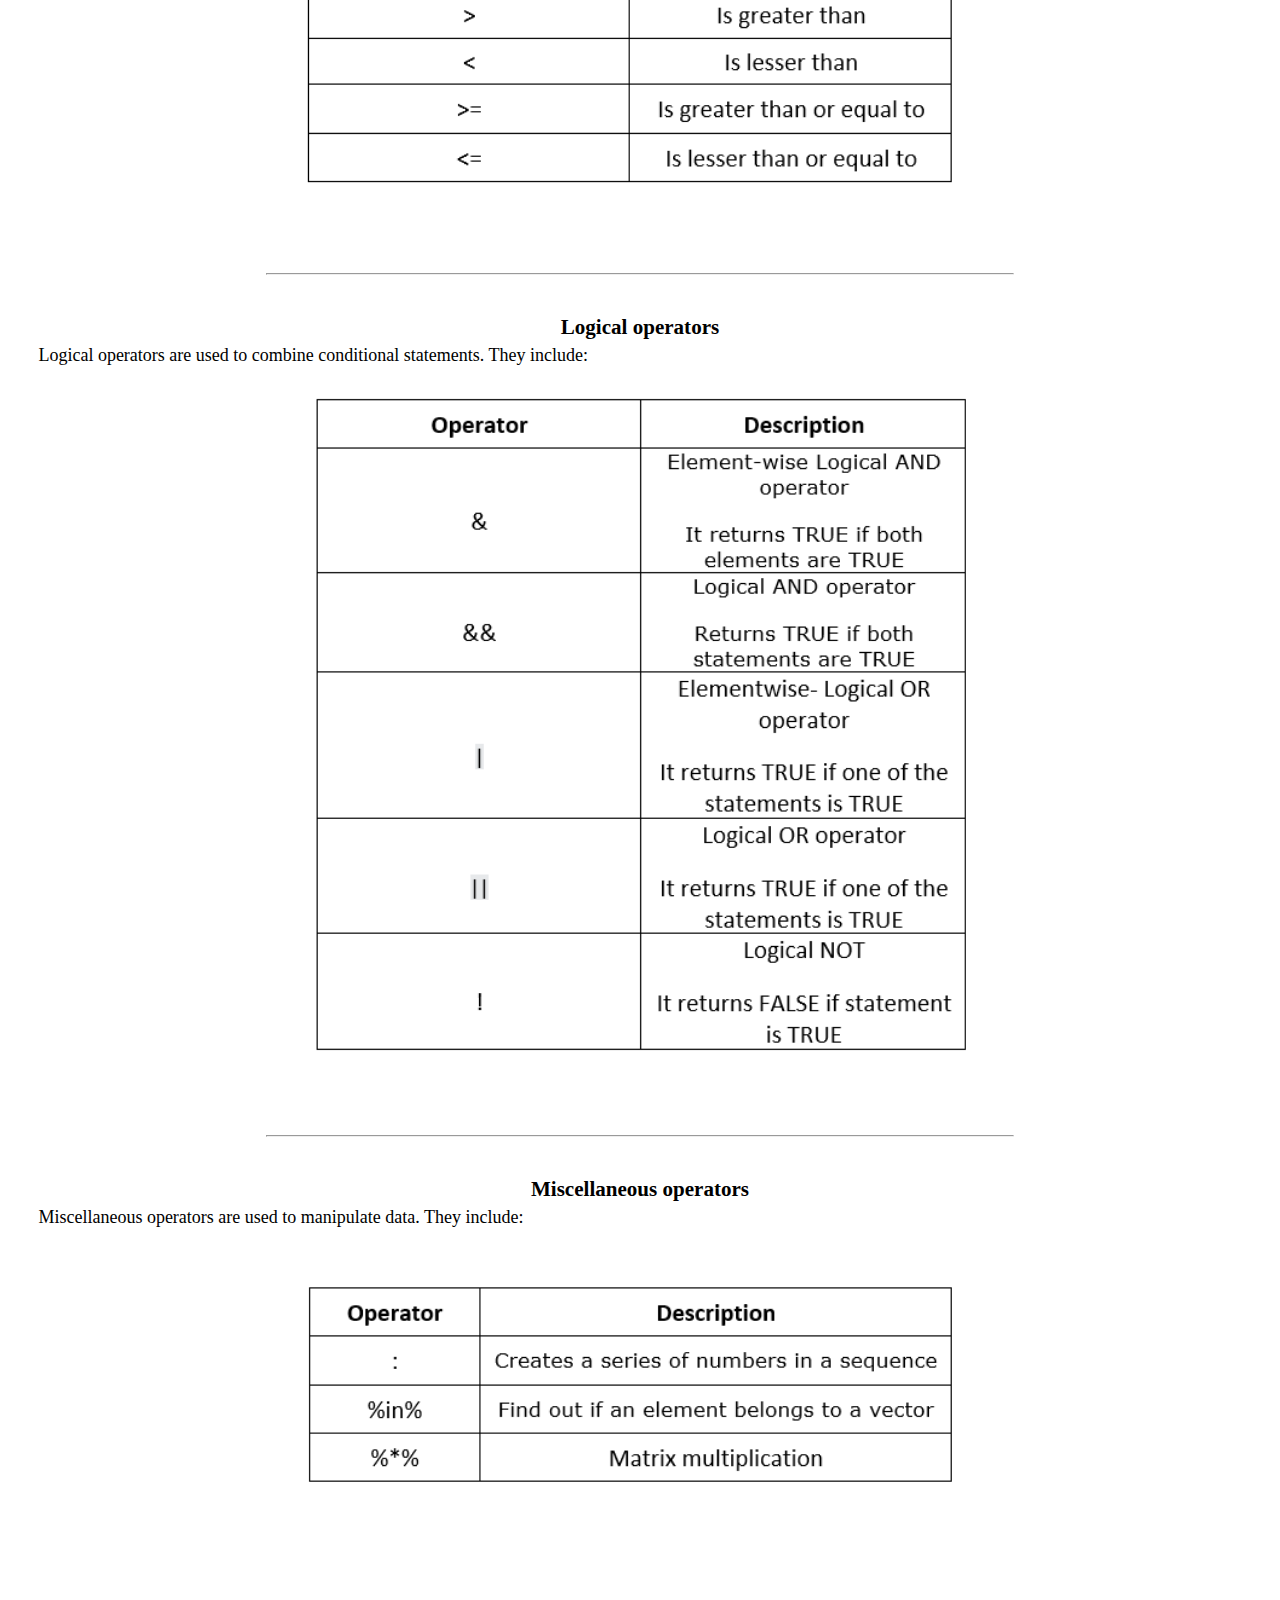
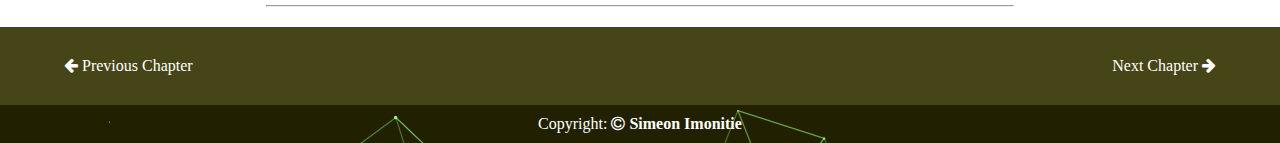
<file: r-prog/ch05.html>
<!DOCTYPE html>
<html lang="en">
<head>
    <meta charset="UTF-8">
    <meta http-equiv="X-UA-Compatible" content="IE=edge">
    <meta name="viewport" content="width=device-width, initial-scale=1.0">
    <link rel="stylesheet" href="../css/font-awesome.css">
    <link rel="stylesheet" href="chapters.css" type="text/css">
    
    <title>SimeonDAC - R Programming Course</title>
</head>
<body>
   <header>
    <nav>
        <a href="/r-prog/"><i class="fa fa-arrow-left"></i></a>
        <h3>R Programming - Chapter 5</h3>
        <div class="navlinks" id="navlinks">
            <i class="fa fa-times" onclick="hideMenu()"></i>
            <ul>
                <li><a href="/">Home</a></li>
                <li><a href="/wida/">What is Data Analysis?</a></li>
                <li><a href="/dac/">Data Analysis</a></li>
                <li><a href="/r-prog/">R Programming</a></li>
                <li><a href="/About.html">Contact Us</a></li>
            </ul>
        </div>
        <i class="fa fa-bars" onclick="showMenu()"></i>
    </nav>
        <div class="head">
        <div class="left">W
        </div>
        <div class="right">
             <br>Operators<br> 
        </div>
        </div>
   </header>
   <main>
        <p>Operators are used to carry out operations on variables and values. There are different classes of operators in R:
            <li>Arithmetic operators</li>
            <li>Assignment operators</li>
            <li>Comparison operators</li>
            <li>Logical operators</li>
            <li>Miscellaneous operators</li>
        </p>
        <hr>
        <p>
            <h3>Arithmetic operators</h3>
            Arithmetic Operators are used to carry out arithmetic operations on numbers. They include:
            <img src="/images/ch05a.png" alt="" class="codeimg">
        </p>
        <hr>
        <p> 
            <h3>Assignment operators</h3>
            Assignment operators are used to assign values to variables. R uses <b>&#60-</b> for normal assignment and <b>&#60&#60</b> for Global assignments.
        </p>
        <hr>
        <p>
            <h3>Comparison operators</h3>
            Comparison operators are used to compare values and variables. They include:
            <img src="/images/ch05b.png" alt="" class="codeimg">
        </p>
        <hr>
        <p>
            <h3>Logical operators</h3>
            Logical operators are used to combine conditional statements. They include:
            <img src="/images/ch05c.png" alt="" class="codeimg">
        </p>
        <hr>
        <p>
            <h3>Miscellaneous operators</h3>
            Miscellaneous operators are used to manipulate data. They include:
            <img src="/images/ch05d.png" alt="" class="codeimg">
        </p>
        <hr>
   </main>
   <div class="directions">
        <div class="previous">
            <a href="ch04.html"><i class="fa fa-arrow-left"></i>  Previous Chapter</a>
        </div>
        <div class="next">
            <a href="ch06.html">Next Chapter  <i class="fa fa-arrow-right"></i></a>
        </div>
   </div>
    <footer>
        Copyright: <i class="fa fa-copyright"></i> <B>Simeon Imonitie</B>
     </footer>
     <script type="text/javascript" src="/script.js"></script>
</body>
</html>
</file>
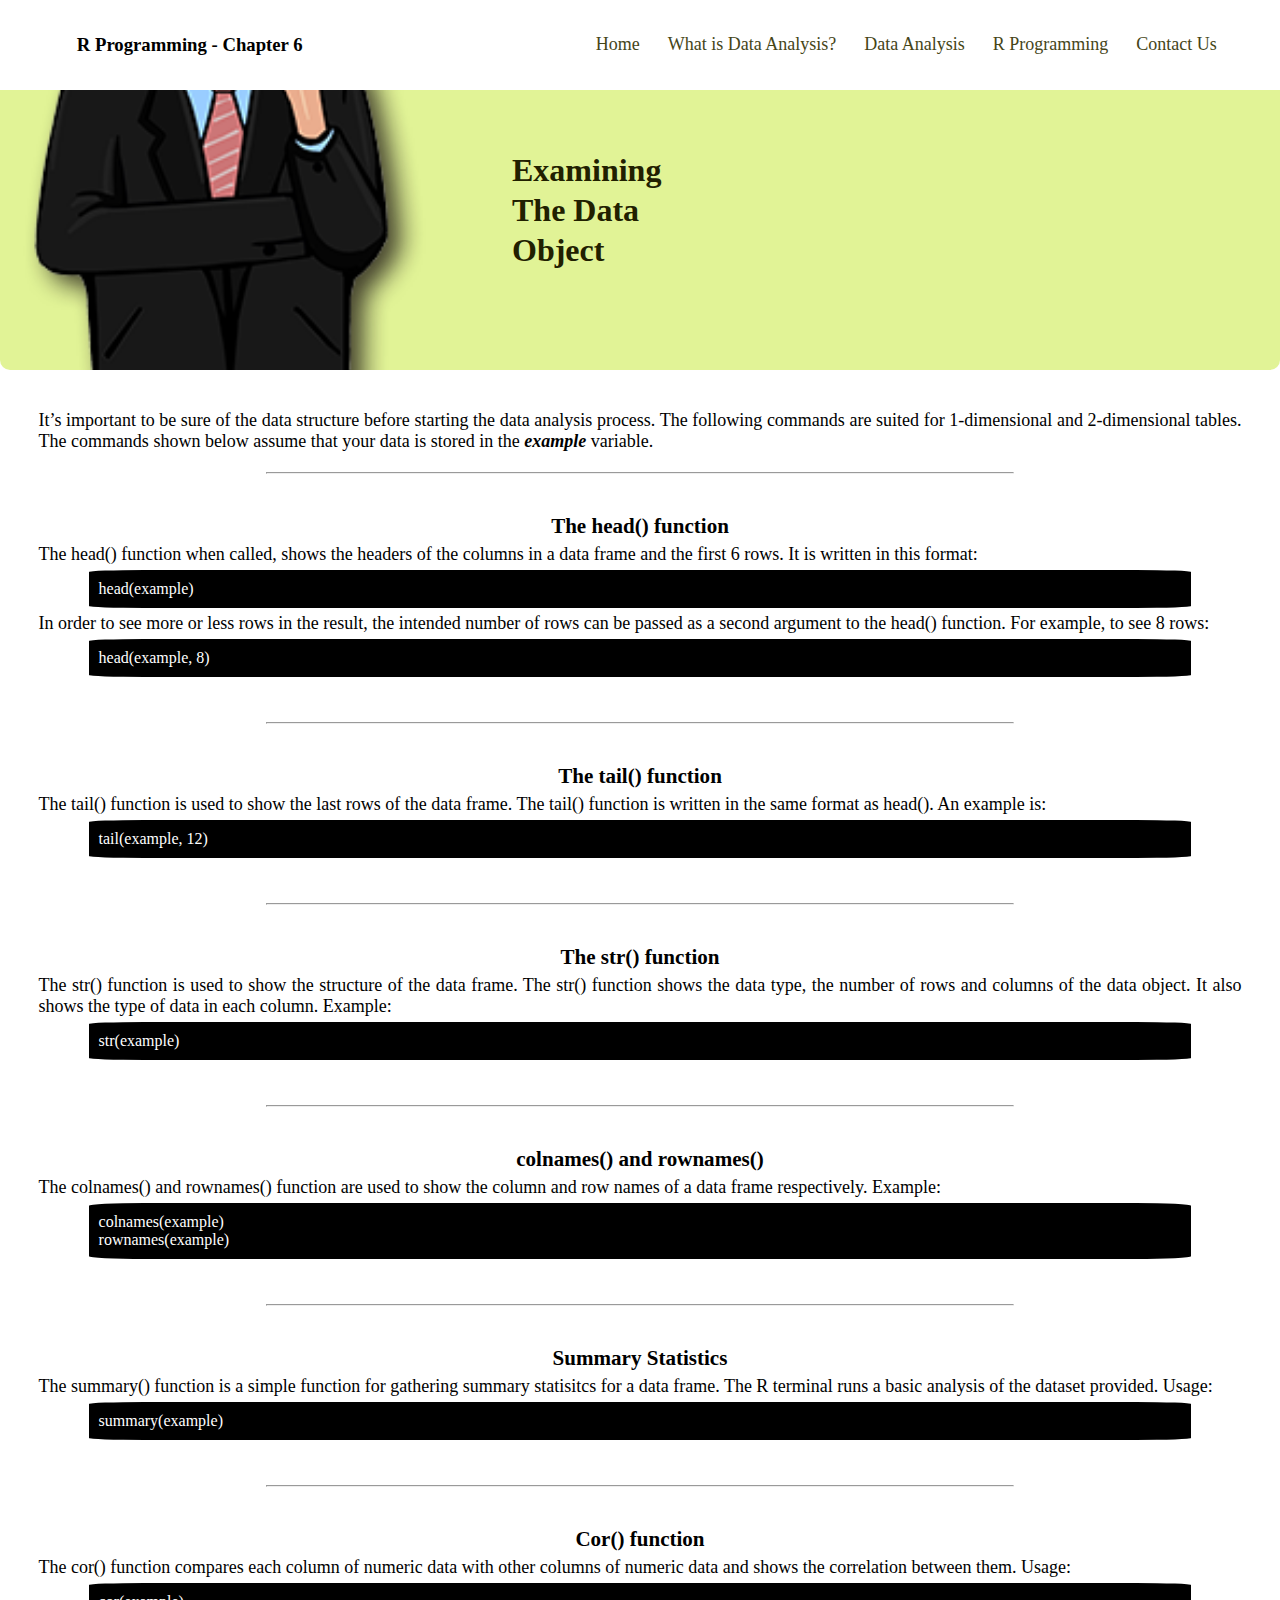
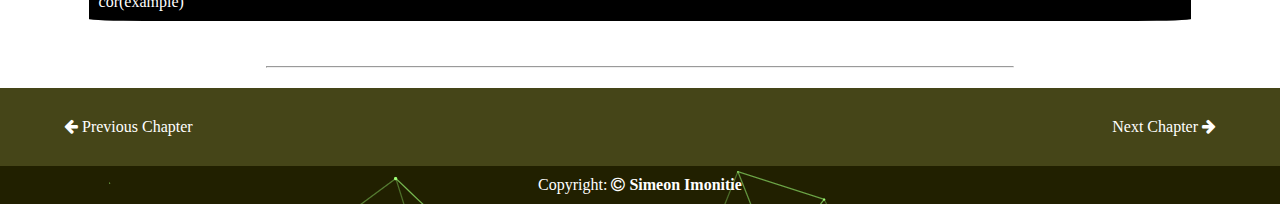
<file: r-prog/ch06.html>
<!DOCTYPE html>
<html lang="en">
<head>
    <meta charset="UTF-8">
    <meta http-equiv="X-UA-Compatible" content="IE=edge">
    <meta name="viewport" content="width=device-width, initial-scale=1.0">
    <link rel="stylesheet" href="../css/font-awesome.css">
    <link rel="stylesheet" href="chapters.css" type="text/css">
    
    <title>SimeonDAC - R Programming Course</title>
</head>
<body>
   <header>
    <nav>
        <a href="/r-prog/"><i class="fa fa-arrow-left"></i></a>
        <h3>R Programming - Chapter 6</h3>
        <div class="navlinks" id="navlinks">
            <i class="fa fa-times" onclick="hideMenu()"></i>
            <ul>
                <li><a href="/">Home</a></li>
                <li><a href="/wida/">What is Data Analysis?</a></li>
                <li><a href="/dac/">Data Analysis</a></li>
                <li><a href="/r-prog/">R Programming</a></li>
                <li><a href="/About.html">Contact Us</a></li>
            </ul>
        </div>
        <i class="fa fa-bars" onclick="showMenu()"></i>
    </nav>
        <div class="head">
        <div class="left">
        </div>
        <div class="right">
             Examining<br>The Data<br>Object 
        </div>
        </div>
   </header>
   <main>
        <p>
            It’s important to be sure of the data structure before starting the data analysis process. The following commands are suited for 1-dimensional and 2-dimensional tables. The commands shown below assume that your data is stored in the <b><i>example</i></b> variable. 
        </p>
        <hr>
        <p>
            <h3>The head() function</h3>
            The head() function when called, shows  the headers of the columns in a data frame and the first 6 rows. It is written in this format:
            <blockquote>head(example)</blockquote>
            In order to see more or less rows in the result, the intended number of rows can be passed as a second argument to the head() function. For example, to see 8 rows:
            <blockquote>head(example, 8)</blockquote>
        </p>
        <hr>
        <p> 
            <h3>The tail() function</h3>
            The tail() function is used to show the last rows of the data frame. The tail() function is written in the same format as head(). An example is:
            <blockquote>tail(example, 12)</blockquote>
        </p>
        <hr>
        <p>
            <h3>The str() function</h3>
            The str() function is used to show the structure of the data frame. The str() function shows the data type, the number of rows and columns of the data object. It also shows the type of data in each column. Example:
            <blockquote>str(example)</blockquote>
        </p>
        <hr>
        <p>
            <h3>colnames() and rownames()</h3>
            The colnames() and rownames() function are used to show the column and row names of a data frame respectively. Example:
            <blockquote>colnames(example)<br>rownames(example)</blockquote>
        </p>
        <hr>
        <p>
            <h3>Summary Statistics</h3>
            The summary() function is a simple function for gathering summary statisitcs for a data frame. The R terminal runs a basic analysis of the dataset provided. Usage:
            <blockquote>summary(example)</blockquote>
        </p>
        <hr>
        <p>
            <h3>Cor() function</h3>
            The cor() function compares each column of numeric data with other columns of numeric data and shows the correlation between them. Usage:
            <blockquote>cor(example)</blockquote>
        </p>
        <hr>
   </main>
   <div class="directions">
        <div class="previous">
            <a href="ch04.html"><i class="fa fa-arrow-left"></i>  Previous Chapter</a>
        </div>
        <div class="next">
            <a href="ch06.html">Next Chapter  <i class="fa fa-arrow-right"></i></a>
        </div>
   </div>
    <footer>
        Copyright: <i class="fa fa-copyright"></i> <B>Simeon Imonitie</B>
     </footer>
     <script type="text/javascript" src="/script.js"></script>
</body>
</html>
</file>
<file: style.css>
*{
    margin: 0;
    padding: 0;
    font-family: epilogue;
}
/*Navigation Styles*/
.header{
    min-height: 100vh;
    width: 100%;
    background-image: url('cool-background.png');
}

nav{
    display: flex;
    padding: 2% 6%;
    justify-content: space-between;
    width: 92%;
    margin: auto;
    align-items: center;
    position: fixed;
    z-index: 2;
    background-color: #e1f396;
    background-color: #212000;
}

.navlinks{
    flex: 1;
    text-align: right;
}

.navlinks ul li{
    list-style: none;
    display: inline-block;
    padding: 8px 12px;
}

.navlinks ul li a:hover{
    font-weight: bolder;
}

.navlinks ul li a{
    text-decoration: none;
    color: white;
    font-size: 18px;
}

.navlinks ul li::after{
    content:'';
    width: 0%;
    height:2px;
    background:#F44336;
    background: #e1f396;
    display: block;
    margin:auto;
    transition: 0.5s;
}

.navlinks ul li:hover::after{
    width: 100%;
    font-weight: bolder;
}

.text-box{
    width: 90%;
    color:white;
    position: absolute;
    top:50%;
    left: 50%;
    transform: translate(-50%,-50%);
    text-align: center;
}

.text-box h1{
    font-size: 62px;
}

.text-box p{
    font-size: 18px;
    margin: 40px 0 40px;
}

.enter-btn{
    display: inline-block;
    text-decoration: none;
    color: white;
    border: 1px solid white;
    padding: 24px 34px;
    background-color: white;
    color: #454518;
    font-weight: bolder;
    position: relative;
    cursor: pointer;
    border-radius: 20px;
}

.enter-btn:hover{
    background-color: #454518;
    transition: 0.6s ease-in-out;
    color:gold;
    color: white;
}

nav .fa{
    display: none;
}

@media(max-width:900px){
    .text-box h1{
        font-size: 30px;
    }

    .navlinks ul li{
        display: block;
        
    }

    .navlinks{
        position: absolute;
        background: #39089b;
        background: #454518;
        color: black;
        height: 100vh;
        width: 200px;
        top:0;
        right: -200px;
        text-align: left;
        z-index: 2;  
        transition: 3s;
        display: none;
    }

    .navlinks ul li a{
        
    }

    nav .fa{
        display:block;
        color:white;
        margin: 10px;
        font-size: 20px;
        cursor:pointer;
    }

    .row{
        flex-direction: column;
    }

}

main{
    background-color: #e1f396;
}


/*Courses Section*/
.courses{
    width: 100%;
    margin: auto;
    text-align: center;
    padding: 30px 0;
}

h1{
    font-size: 36px;
    font-weight: 600;
    padding-bottom: 20px;
}

.courses-col h1{
    font-size: 36px;
    font-weight: 600;
    padding-bottom: 20px;
    color: #454518;
}

.courses-col{
    width: 90%;
    margin-right: 20px;
    flex-shrink: 0;
   
    background: #454518;
    border-radius: 10px;
    margin-bottom: 5%;
    padding: 25px 15px;
    box-sizing: border-box;
    text-align: left;
}

.courses-col:hover{
    box-shadow: 1px 2px 3px 4px rgb(69, 69, 24, 0.2);
}

.courses p{
    color:#777;
    margin-top: 40px;
    font-size: 14px;
    font-weight: 300;
    line-height: 22px;
}

.courses-col h3{
    color: white;
}

.courses-col P{
    color: rgba(255, 255, 255, 0.7);
    text-align: justify;
}

.course-info{
    margin-top: 70px;
    color:white;
    display: flex;
    align-items: center;
    justify-content: space-between;
    font-size: 15px;
    padding: 0;
}

.course-detail{
    display: flex;
    align-items: center;
    bottom: 0;
}

.course-detail span{
    margin-left: 10px;
}

.course-info  i{
    font-size: 29px;

    background-color: #454518;
}


.course-info .fa-arrow-right{
    color: white;
}
.course-info .fa-arrow-right:hover{
    font-size: 32px;
}

h3{
    font-weight: 600;
    margin: 10px 0;
}

.slider{
    display: flex;
    padding-left: 20px;
    overflow-x: auto;
    --webkit-overflow-scrolling: touch;

    scroll-snap-type: x mandatory;  

    scroll-behavior: smooth;
}

.slides > div {
/* CURRENT way. */
    scroll-snap-align: start;
}

.slider::-webkit-scrollbar {
    width: 7px;
    height: 10px;
}
.slider::-webkit-scrollbar-thumb {
    background: #454518;
    border-radius: 10px;
}
.slider:-webkit-scrollbar-track {
    background: transparent;
}

/*FAQ*/
.faq{
    background-color: #ffffff;
    text-align: center;
    padding-top: 20px;
    width: 90%;
    margin: auto;
}

.accordion {
    background-color: #454518;
    color: #e1f396;
    cursor: pointer;
    padding: 18px;
    font-size: 20px;
    width: 100%;
    text-align: left;
    border: none;
    outline: none;
    transition: 0.4s;
    margin-bottom: 10px;
  }
  
  /* Add a background color to the button if it is clicked on (add the .active class with JS), and when you move the mouse over it (hover) */
  .active, .accordion:hover {
    background-color: #212000;
  }
  
  /* Style the accordion panel. Note: hidden by default */
  .panel {
    padding: 0 18px;
    background-color: white;
    display: none;
    overflow: hidden;
    text-align: left;
    margin-bottom: 10px;
  }

  .accordion:after {
    content: '\02795'; /* Unicode character for "plus" sign (+) */
    font-size: 13px;
    color: #e1f396;
    border: 0;
    float: right;
    margin-left: 5px;
  }
  
  .active:after {
    content: "\2796"; /* Unicode character for "minus" sign (-) */
  }


/*FOOTER SECTION*/
footer{
    background: linear-gradient(to bottom left, rgba(15, 20, 108, 0.5),blue), url('102727.jpg');
    background-image: url('cool-background.png');
    text-align: center;
    color: white;
    padding:10px;
}


@media(min-width:768px){
    .slider{
        display: flex;
        overflow-x:visible;
        justify-content: space-between;
        width: 90%;
        margin: auto;
    }
    .courses-col{
        flex-basis: 32%;
        margin: 0;
    }

}
</file>
<file: dac/r-prog.css>
*{
    margin: 0;
    padding: 0;
    font-family: epilogue;
}

body{
    background-color:#ffffff;
}

nav{
    display: flex;
    padding: 2% 6%;
    justify-content: space-between;
    width: 90%;
    margin: auto;
    margin-top: 0;
    align-items: center;
    position: fixed;
    z-index: 2;
    background-color: white;
}

nav a{
    text-decoration: none;
}

.navlinks{
    flex: 1;
    text-align: right;
}

.navlinks ul li{
    list-style: none;
    display: inline-block;
    padding: 8px 12px;
}

.navlinks ul li a:hover{
    font-weight: bolder;
}

.navlinks ul li a{
    text-decoration: none;
    color: #454518;
    font-size: 18px;
}

.navlinks ul li::after{
    content:'';
    width: 0%;
    height:2px;
    background:#F44336;
    background: #e1f396;
    display: block;
    margin:auto;
    transition: 0.5s;
}

.navlinks ul li:hover::after{
    width: 100%;
    font-weight: bolder;
}

nav .fa{
    display: none;
}

@media(max-width:1080px){
    .text-box h1{
        font-size: 30px;
    }

    .navlinks ul li{
        display: block;
        
    }

    .navlinks{
        position: absolute;
        background: #39089b;
        background: #454518;
        color: black;
        height: 100vh;
        width: 200px;
        top:0;
        right: -200px;
        text-align: left;
        z-index: 2;  
        transition: 3s;
        display: none;
    }

    .navlinks ul li a{
        color: #ffffff;
    }

    nav .fa{
        display:block;
        color:white;
        color: #454518;
        margin: 10px;
        font-size: 20px;
        cursor:pointer;
    }

    nav .fa-times{
        color: #ffffff;
    }

    .row{
        flex-direction: column;
    }

}

main{
    background-color: #e1f396;
}

/*Header Styles*/
header{
    width: 100%;
    margin: auto;
    background-color: #e1f396;
    border-radius: 10px;
}

.head{
    display: flex;
    justify-content: space-between;
    padding-top: 50px;
}

.left{
    flex-basis: 35%;
    background: url('images/temp.png') no-repeat;
    background-size: cover;
    background-position: right;
}

.right{
    flex-basis: 60%;
    padding-block: 100px;
    font-size: 32px;
    font-weight: bolder;
    line-height: 40px;
    color: #212000;
}

/*The Intro Section*/
.intro, .lessons{
    width: 92%;
    margin: auto;
    padding-block: 30px;
    color: #212000;
}

.intro h2, .lessons h3{
    margin-bottom: 20px;
}

.intro p{
    color:#8a9462;
    line-height: 24px;
}

hr{
    width: 62%;
    margin: auto;
}

/*Chapters*/

.chapters{
    display: flex;
    flex-direction: column;
    justify-content: space-between;
    width: 100%;
}

.chapter{
    background-color: #e1f396;
    display: flex;
    padding: 20px 10px;
    justify-content: space-between;
    border-radius: 10px;
    margin-bottom: 20px;
}

.c-left{
    flex-basis: 10%;
}

.c-right{
    flex-basis: 90%;
    font-weight: 800;
}

.c-right a{
    color: #212000;
    text-decoration: none;
}

.c-right a:hover{
    color: #676e49;
}

footer{
    background-image: url('/cool-background.png');
    text-align: center;
    color: white;
    padding:10px;
}

@media (min-width: 700px){
    .head{
        padding-top: 80px;
    }
    .chapters{
        flex-direction: row;
        justify-content: space-between;
        flex-wrap: wrap;
    }
    .chapter{
        flex-basis: 45%;
        flex-direction: row;
        align-items: center;
    }
}

@media (min-width:1200px){
    .chapter{
        flex-basis: 30%;
    }
}
</file>
<file: r-prog/r-prog.css>
*{
    margin: 0;
    padding: 0;
    font-family: epilogue;
}

body{
    background-color:#ffffff;
}

nav{
    display: flex;
    padding: 2% 6%;
    justify-content: space-between;
    width: 90%;
    margin: auto;
    margin-top: 0;
    align-items: center;
    position: fixed;
    z-index: 2;
    background-color: white;
}

nav a{
    text-decoration: none;
}

.navlinks{
    flex: 1;
    text-align: right;
}

.navlinks ul li{
    list-style: none;
    display: inline-block;
    padding: 8px 12px;
}

.navlinks ul li a:hover{
    font-weight: bolder;
}

.navlinks ul li a{
    text-decoration: none;
    color: #454518;
    font-size: 18px;
}

.navlinks ul li::after{
    content:'';
    width: 0%;
    height:2px;
    background:#F44336;
    background: #e1f396;
    display: block;
    margin:auto;
    transition: 0.5s;
}

.navlinks ul li:hover::after{
    width: 100%;
    font-weight: bolder;
}

nav .fa{
    display: none;
}

@media(max-width:1080px){
    .text-box h1{
        font-size: 30px;
    }

    .navlinks ul li{
        display: block;
        
    }

    .navlinks{
        position: absolute;
        background: #39089b;
        background: #454518;
        color: black;
        height: 100vh;
        width: 200px;
        top:0;
        right: -200px;
        text-align: left;
        z-index: 2;  
        transition: 3s;
        display: none;
    }

    .navlinks ul li a{
        color: #ffffff;
    }

    nav .fa{
        display:block;
        color:white;
        color: #454518;
        margin: 10px;
        font-size: 20px;
        cursor:pointer;
    }

    nav .fa-times{
        color: #ffffff;
    }

    .row{
        flex-direction: column;
    }

}

main{
    background-color: #e1f396;
}

/*Header Styles*/
header{
    width: 100%;
    margin: auto;
    background-color: #e1f396;
    border-radius: 10px;
}

.head{
    display: flex;
    justify-content: space-between;
    padding-top: 50px;
}

.left{
    flex-basis: 35%;
    background: url('images/temp.png') no-repeat;
    background-size: cover;
    background-position: right;
}

.right{
    flex-basis: 60%;
    padding-block: 100px;
    font-size: 32px;
    font-weight: bolder;
    line-height: 40px;
    color: #212000;
}

/*The Intro Section*/
.intro, .lessons{
    width: 92%;
    margin: auto;
    padding-block: 30px;
    color: #212000;
}

.intro h2, .lessons h3{
    margin-bottom: 20px;
}

.intro p{
    color:#8a9462;
    line-height: 24px;
}

hr{
    width: 62%;
    margin: auto;
}

/*Chapters*/

.chapters{
    display: flex;
    flex-direction: column;
    justify-content: space-between;
    width: 100%;
}

.chapter{
    background-color: #e1f396;
    display: flex;
    padding: 20px 10px;
    justify-content: space-between;
    border-radius: 10px;
    margin-bottom: 20px;
}

.c-left{
    flex-basis: 10%;
}

.c-right{
    flex-basis: 90%;
    font-weight: 800;
}

.c-right a{
    color: #212000;
    text-decoration: none;
}

.c-right a:hover{
    color: #676e49;
}

footer{
    background-image: url('/cool-background.png');
    text-align: center;
    color: white;
    padding:10px;
}

@media (min-width: 700px){
    .head{
        padding-top: 80px;
    }
    .chapters{
        flex-direction: row;
        justify-content: space-between;
        flex-wrap: wrap;
    }
    .chapter{
        flex-basis: 45%;
        flex-direction: row;
        align-items: center;
    }
}

@media (min-width:1200px){
    .chapter{
        flex-basis: 30%;
    }
}
</file>
<file: wida/r-prog.css>
*{
    margin: 0;
    padding: 0;
    font-family: epilogue;
}

body{
    background-color:#ffffff;
}

nav{
    display: flex;
    padding: 2% 6%;
    justify-content: space-between;
    width: 90%;
    margin: auto;
    margin-top: 0;
    align-items: center;
    position: fixed;
    z-index: 2;
    background-color: white;
}

nav a{
    text-decoration: none;
}

.navlinks{
    flex: 1;
    text-align: right;
}

.navlinks ul li{
    list-style: none;
    display: inline-block;
    padding: 8px 12px;
}

.navlinks ul li a:hover{
    font-weight: bolder;
}

.navlinks ul li a{
    text-decoration: none;
    color: #454518;
    font-size: 18px;
}

.navlinks ul li::after{
    content:'';
    width: 0%;
    height:2px;
    background:#F44336;
    background: #e1f396;
    display: block;
    margin:auto;
    transition: 0.5s;
}

.navlinks ul li:hover::after{
    width: 100%;
    font-weight: bolder;
}

nav .fa{
    display: none;
}

@media(max-width:1080px){
    .text-box h1{
        font-size: 30px;
    }

    .navlinks ul li{
        display: block;
        
    }

    .navlinks{
        position: absolute;
        background: #39089b;
        background: #454518;
        color: black;
        height: 100vh;
        width: 200px;
        top:0;
        right: -200px;
        text-align: left;
        z-index: 2;  
        transition: 3s;
        display: none;
    }

    .navlinks ul li a{
        color: #ffffff;
    }

    nav .fa{
        display:block;
        color:white;
        color: #454518;
        margin: 10px;
        font-size: 20px;
        cursor:pointer;
    }

    nav .fa-times{
        color: #ffffff;
    }

    .row{
        flex-direction: column;
    }

}

main{
    background-color: #e1f396;
}

/*Header Styles*/
header{
    width: 100%;
    margin: auto;
    background-color: #e1f396;
    border-radius: 10px;
}

.head{
    display: flex;
    justify-content: space-between;
    padding-top: 50px;
}

.left{
    flex-basis: 35%;
    background: url('images/temp.png') no-repeat;
    background-size: cover;
    background-position: right;
}

.right{
    flex-basis: 60%;
    padding-block: 100px;
    font-size: 32px;
    font-weight: bolder;
    line-height: 40px;
    color: #212000;
}

/*The Intro Section*/
.intro, .lessons{
    width: 92%;
    margin: auto;
    padding-block: 30px;
    color: #212000;
}

.intro h2, .lessons h3{
    margin-bottom: 20px;
}

.intro p{
    color:#8a9462;
    line-height: 24px;
    text-align: justify;
}

hr{
    width: 62%;
    margin: auto;
}


footer{
    background-image: url('/cool-background.png');
    text-align: center;
    color: white;
    padding:10px;
}

@media (min-width: 700px){
    .head{
        padding-top: 80px;
    }
}

main{
    margin: auto;
    padding: 4%;
    text-align: justify;
}

main h3, main p, main dt{
    margin-block: 10px;
}

main dt{
    font-weight: bolder;
}
</file>
<file: dac/chapters.css>
*{
    margin: 0;
    padding: 0;
    font-family: epilogue;
}

body{
    background-color:#ffffff;
}

nav{
    display: flex;
    padding: 2% 6%;
    justify-content: space-between;
    width: 90%;
    margin: auto;
    margin-top: 0;
    align-items: center;
    position: fixed;
    z-index: 2;
    background-color: white;
}

nav a{
    text-decoration: none;
}

.navlinks{
    flex: 1;
    text-align: right;
}

.navlinks ul li{
    list-style: none;
    display: inline-block;
    padding: 8px 12px;
}

.navlinks ul li a:hover{
    font-weight: bolder;
}

.navlinks ul li a{
    text-decoration: none;
    color: #454518;
    font-size: 18px;
}

.navlinks ul li::after{
    content:'';
    width: 0%;
    height:2px;
    background:#F44336;
    background: #e1f396;
    display: block;
    margin:auto;
    transition: 0.5s;
}

.navlinks ul li:hover::after{
    width: 100%;
    font-weight: bolder;
}

nav .fa{
    display: none;
}

@media(max-width:1080px){
    .text-box h1{
        font-size: 30px;
    }

    .navlinks ul li{
        display: block;
        
    }

    .navlinks{
        position: absolute;
        background: #39089b;
        background: #454518;
        color: black;
        height: 100vh;
        width: 200px;
        top:0;
        right: -200px;
        text-align: left;
        z-index: 2;  
        transition: 3s;
        display: none;
    }

    .navlinks ul li a{
        color: #ffffff;
    }

    nav .fa{
        display:block;
        color:white;
        color: #454518;
        margin: 10px;
        font-size: 20px;
        cursor:pointer;
    }

    nav .fa-times{
        color: #ffffff;
    }

    .row{
        flex-direction: column;
    }

    .codeimg{
        width: 50%;
    }
}

main{
    background-color: #ffffff;
    width: 94%;
    margin: auto;
    text-align: justify;
    color: #000;
    font-size: 18px;
    padding-block: 20px;
}

main p{
    padding-block: 20px;
}

main ul{
    width: 90%;
    margin: auto;
    list-style-type:square;
}

main ul li{
    margin-block: 10px;
    padding: 10px;
    background-color: #e1f396;
}

main ul li:nth-last-child(1){
    margin-bottom: 0;
}

main h3{
    text-align: center;
    margin-bottom: 5px;
}

main a{
    text-decoration:none;
}
/*Header Styles*/
header{
    width: 100%;
    margin: auto;
    background-color: #e1f396;
    border-radius: 10px;
}

.head{
    display: flex;
    justify-content: space-between;
    padding-top: 50px;
}

.left{
    flex-basis: 35%;
    background: url('images/temp.png') no-repeat;
    background-size: cover;
    background-position: right;
}

.right{
    flex-basis: 60%;
    padding-block: 100px;
    font-size: 32px;
    font-weight: bolder;
    line-height: 40px;
    color: #212000;
}

hr{
    width: 62%;
    margin: auto;
}

.directions{
    display: flex;
    justify-content: space-between;
    padding: 5%;
    padding-block: 30px;
    background-color: #454518;
    background-origin:border-box;
    
}

.directions a{
    text-decoration:none;
    color: #ffffff;
}

.directions a:hover{
    font-weight: bolder;
}

blockquote{
    width: 90%;
    margin: auto;
    padding: 10px;
    margin-block: 5px;
    border-radius: 5%;
    background-color: #000;
    color: #fff;
    font-size: 16px;
    text-align: left;
}

.codeimg{
    width: 60%;
    margin: auto;
    display: block;
    margin-block: 10px;
}

dl{
    margin-block:10px;
}

li dt{
    margin-top: 5px;
    font-weight: bolder;
}

footer{
    background-image: url('/cool-background.png');
    text-align: center;
    color: white;
    padding:10px;
}
</file>
<file: r-prog/chapters.css>
*{
    margin: 0;
    padding: 0;
    font-family: epilogue;
}

body{
    background-color:#ffffff;
}

nav{
    display: flex;
    padding: 2% 6%;
    justify-content: space-between;
    width: 90%;
    margin: auto;
    margin-top: 0;
    align-items: center;
    position: fixed;
    z-index: 2;
    background-color: white;
}

nav a{
    text-decoration: none;
}

.navlinks{
    flex: 1;
    text-align: right;
}

.navlinks ul li{
    list-style: none;
    display: inline-block;
    padding: 8px 12px;
}

.navlinks ul li a:hover{
    font-weight: bolder;
}

.navlinks ul li a{
    text-decoration: none;
    color: #454518;
    font-size: 18px;
}

.navlinks ul li::after{
    content:'';
    width: 0%;
    height:2px;
    background:#F44336;
    background: #e1f396;
    display: block;
    margin:auto;
    transition: 0.5s;
}

.navlinks ul li:hover::after{
    width: 100%;
    font-weight: bolder;
}

nav .fa{
    display: none;
}

@media(max-width:1080px){
    .text-box h1{
        font-size: 30px;
    }

    .navlinks ul li{
        display: block;
        
    }

    .navlinks{
        position: absolute;
        background: #39089b;
        background: #454518;
        color: black;
        height: 100vh;
        width: 200px;
        top:0;
        right: -200px;
        text-align: left;
        z-index: 2;  
        transition: 3s;
        display: none;
    }

    .navlinks ul li a{
        color: #ffffff;
    }

    nav .fa{
        display:block;
        color:white;
        color: #454518;
        margin: 10px;
        font-size: 20px;
        cursor:pointer;
    }

    nav .fa-times{
        color: #ffffff;
    }

    .row{
        flex-direction: column;
    }

    .codeimg{
        width: 50%;
    }
}

main{
    background-color: #ffffff;
    width: 94%;
    margin: auto;
    text-align: justify;
    color: #000;
    font-size: 18px;
    padding-block: 20px;
}

main p{
    padding-block: 20px;
}

main ul{
    width: 90%;
    margin: auto;
    list-style-type:square;
}

main ul li{
    margin-block: 10px;
    padding: 10px;
    background-color: #e1f396;
}

main ul li:nth-last-child(1){
    margin-bottom: 0;
}

main h3{
    text-align: center;
    margin-bottom: 5px;
}

main a{
    text-decoration:none;
}
/*Header Styles*/
header{
    width: 100%;
    margin: auto;
    background-color: #e1f396;
    border-radius: 10px;
}

.head{
    display: flex;
    justify-content: space-between;
    padding-top: 50px;
}

.left{
    flex-basis: 35%;
    background: url('images/temp.png') no-repeat;
    background-size: cover;
    background-position: right;
}

.right{
    flex-basis: 60%;
    padding-block: 100px;
    font-size: 32px;
    font-weight: bolder;
    line-height: 40px;
    color: #212000;
}

hr{
    width: 62%;
    margin: auto;
}

.directions{
    display: flex;
    justify-content: space-between;
    padding: 5%;
    padding-block: 30px;
    background-color: #454518;
    background-origin:border-box;
    
}

.directions a{
    text-decoration:none;
    color: #ffffff;
}

.directions a:hover{
    font-weight: bolder;
}

blockquote{
    width: 90%;
    margin: auto;
    padding: 10px;
    margin-block: 5px;
    border-radius: 5%;
    background-color: #000;
    color: #fff;
    font-size: 16px;
    text-align: left;
}

.codeimg{
    width: 60%;
    margin: auto;
    display: block;
    margin-block: 10px;
}

dl{
    margin-block:10px;
}

li dt{
    margin-top: 5px;
    font-weight: bolder;
}

footer{
    background-image: url('/cool-background.png');
    text-align: center;
    color: white;
    padding:10px;
}
</file>
